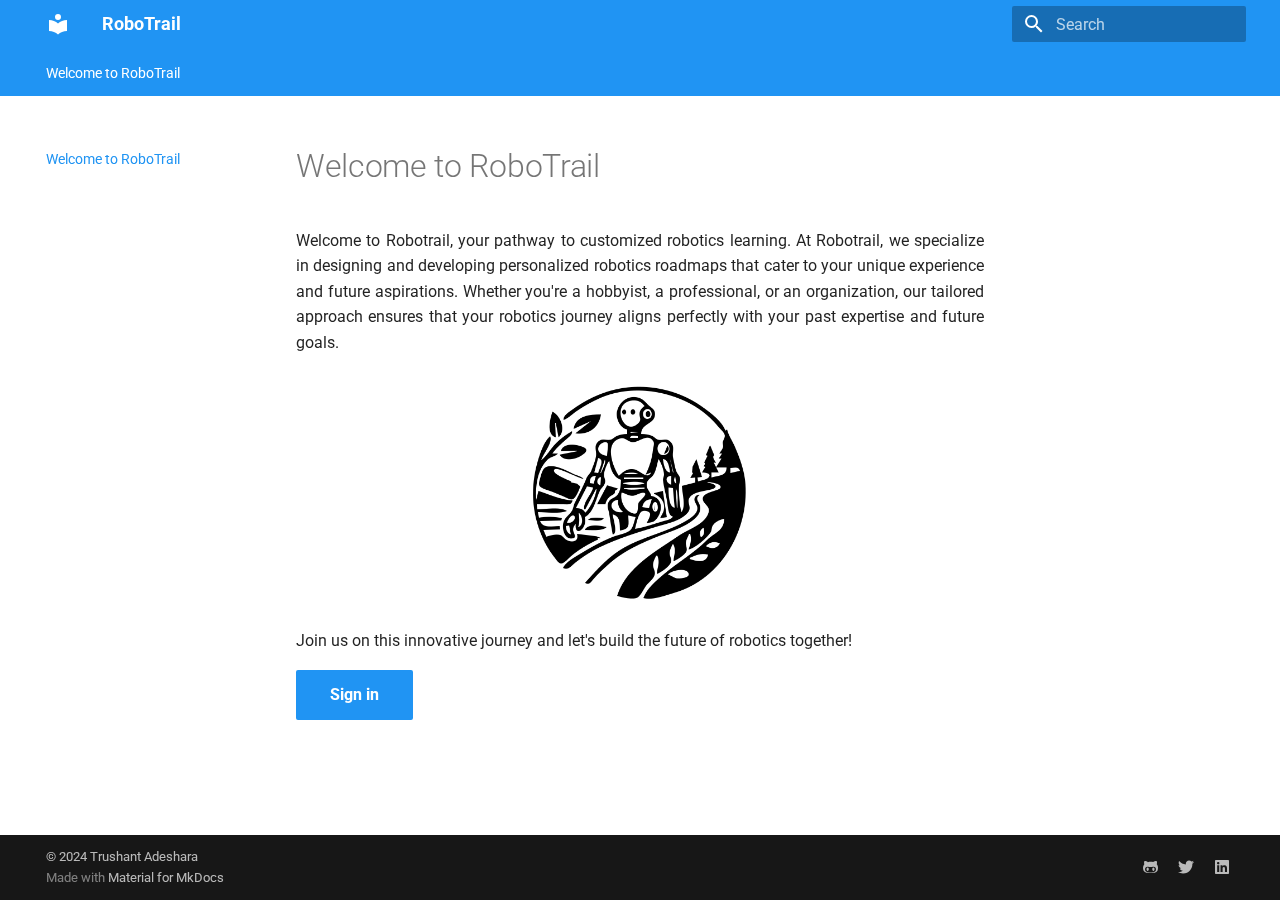
<file: index.html>
<!doctype html>
<html lang="en" class="no-js">
  <head>
    
      <meta charset="utf-8">
      <meta name="viewport" content="width=device-width,initial-scale=1">
      
      
      
      
      
      
      <link rel="icon" href="assets/images/favicon.png">
      <meta name="generator" content="mkdocs-1.6.1, mkdocs-material-9.5.34">
    
    
      
        <title>RoboTrail</title>
      
    
    
      <link rel="stylesheet" href="assets/stylesheets/main.35f28582.min.css">
      
        
        <link rel="stylesheet" href="assets/stylesheets/palette.06af60db.min.css">
      
      


    
    
      
    
    
      
        
        
        <link rel="preconnect" href="https://fonts.gstatic.com" crossorigin>
        <link rel="stylesheet" href="https://fonts.googleapis.com/css?family=Roboto:300,300i,400,400i,700,700i%7CRoboto+Mono:400,400i,700,700i&display=fallback">
        <style>:root{--md-text-font:"Roboto";--md-code-font:"Roboto Mono"}</style>
      
    
    
      <link rel="stylesheet" href="extra.css">
    
    <script>__md_scope=new URL(".",location),__md_hash=e=>[...e].reduce(((e,_)=>(e<<5)-e+_.charCodeAt(0)),0),__md_get=(e,_=localStorage,t=__md_scope)=>JSON.parse(_.getItem(t.pathname+"."+e)),__md_set=(e,_,t=localStorage,a=__md_scope)=>{try{t.setItem(a.pathname+"."+e,JSON.stringify(_))}catch(e){}}</script>
    
      

    
    
    
  </head>
  
  
    
    
      
    
    
    
    
    <body dir="ltr" data-md-color-scheme="default" data-md-color-primary="blue" data-md-color-accent="purple">
  
    
    <input class="md-toggle" data-md-toggle="drawer" type="checkbox" id="__drawer" autocomplete="off">
    <input class="md-toggle" data-md-toggle="search" type="checkbox" id="__search" autocomplete="off">
    <label class="md-overlay" for="__drawer"></label>
    <div data-md-component="skip">
      
        
        <a href="#welcome-to-robotrail" class="md-skip">
          Skip to content
        </a>
      
    </div>
    <div data-md-component="announce">
      
    </div>
    
    
      

<header class="md-header" data-md-component="header">
  <nav class="md-header__inner md-grid" aria-label="Header">
    <a href="." title="RoboTrail" class="md-header__button md-logo" aria-label="RoboTrail" data-md-component="logo">
      
  
  <svg xmlns="http://www.w3.org/2000/svg" viewBox="0 0 24 24"><path d="M12 8a3 3 0 0 0 3-3 3 3 0 0 0-3-3 3 3 0 0 0-3 3 3 3 0 0 0 3 3m0 3.54C9.64 9.35 6.5 8 3 8v11c3.5 0 6.64 1.35 9 3.54 2.36-2.19 5.5-3.54 9-3.54V8c-3.5 0-6.64 1.35-9 3.54"/></svg>

    </a>
    <label class="md-header__button md-icon" for="__drawer">
      
      <svg xmlns="http://www.w3.org/2000/svg" viewBox="0 0 24 24"><path d="M3 6h18v2H3zm0 5h18v2H3zm0 5h18v2H3z"/></svg>
    </label>
    <div class="md-header__title" data-md-component="header-title">
      <div class="md-header__ellipsis">
        <div class="md-header__topic">
          <span class="md-ellipsis">
            RoboTrail
          </span>
        </div>
        <div class="md-header__topic" data-md-component="header-topic">
          <span class="md-ellipsis">
            
              Welcome to RoboTrail
            
          </span>
        </div>
      </div>
    </div>
    
      
        <form class="md-header__option" data-md-component="palette">
  
    
    
    
    <input class="md-option" data-md-color-media="" data-md-color-scheme="default" data-md-color-primary="blue" data-md-color-accent="purple"  aria-hidden="true"  type="radio" name="__palette" id="__palette_0">
    
  
</form>
      
    
    
      <script>var palette=__md_get("__palette");if(palette&&palette.color){if("(prefers-color-scheme)"===palette.color.media){var media=matchMedia("(prefers-color-scheme: light)"),input=document.querySelector(media.matches?"[data-md-color-media='(prefers-color-scheme: light)']":"[data-md-color-media='(prefers-color-scheme: dark)']");palette.color.media=input.getAttribute("data-md-color-media"),palette.color.scheme=input.getAttribute("data-md-color-scheme"),palette.color.primary=input.getAttribute("data-md-color-primary"),palette.color.accent=input.getAttribute("data-md-color-accent")}for(var[key,value]of Object.entries(palette.color))document.body.setAttribute("data-md-color-"+key,value)}</script>
    
    
    
      <label class="md-header__button md-icon" for="__search">
        
        <svg xmlns="http://www.w3.org/2000/svg" viewBox="0 0 24 24"><path d="M9.5 3A6.5 6.5 0 0 1 16 9.5c0 1.61-.59 3.09-1.56 4.23l.27.27h.79l5 5-1.5 1.5-5-5v-.79l-.27-.27A6.52 6.52 0 0 1 9.5 16 6.5 6.5 0 0 1 3 9.5 6.5 6.5 0 0 1 9.5 3m0 2C7 5 5 7 5 9.5S7 14 9.5 14 14 12 14 9.5 12 5 9.5 5"/></svg>
      </label>
      <div class="md-search" data-md-component="search" role="dialog">
  <label class="md-search__overlay" for="__search"></label>
  <div class="md-search__inner" role="search">
    <form class="md-search__form" name="search">
      <input type="text" class="md-search__input" name="query" aria-label="Search" placeholder="Search" autocapitalize="off" autocorrect="off" autocomplete="off" spellcheck="false" data-md-component="search-query" required>
      <label class="md-search__icon md-icon" for="__search">
        
        <svg xmlns="http://www.w3.org/2000/svg" viewBox="0 0 24 24"><path d="M9.5 3A6.5 6.5 0 0 1 16 9.5c0 1.61-.59 3.09-1.56 4.23l.27.27h.79l5 5-1.5 1.5-5-5v-.79l-.27-.27A6.52 6.52 0 0 1 9.5 16 6.5 6.5 0 0 1 3 9.5 6.5 6.5 0 0 1 9.5 3m0 2C7 5 5 7 5 9.5S7 14 9.5 14 14 12 14 9.5 12 5 9.5 5"/></svg>
        
        <svg xmlns="http://www.w3.org/2000/svg" viewBox="0 0 24 24"><path d="M20 11v2H8l5.5 5.5-1.42 1.42L4.16 12l7.92-7.92L13.5 5.5 8 11z"/></svg>
      </label>
      <nav class="md-search__options" aria-label="Search">
        
        <button type="reset" class="md-search__icon md-icon" title="Clear" aria-label="Clear" tabindex="-1">
          
          <svg xmlns="http://www.w3.org/2000/svg" viewBox="0 0 24 24"><path d="M19 6.41 17.59 5 12 10.59 6.41 5 5 6.41 10.59 12 5 17.59 6.41 19 12 13.41 17.59 19 19 17.59 13.41 12z"/></svg>
        </button>
      </nav>
      
        <div class="md-search__suggest" data-md-component="search-suggest"></div>
      
    </form>
    <div class="md-search__output">
      <div class="md-search__scrollwrap" tabindex="0" data-md-scrollfix>
        <div class="md-search-result" data-md-component="search-result">
          <div class="md-search-result__meta">
            Initializing search
          </div>
          <ol class="md-search-result__list" role="presentation"></ol>
        </div>
      </div>
    </div>
  </div>
</div>
    
    
  </nav>
  
</header>
    
    <div class="md-container" data-md-component="container">
      
      
        
          
            
<nav class="md-tabs" aria-label="Tabs" data-md-component="tabs">
  <div class="md-grid">
    <ul class="md-tabs__list">
      
        
  
  
    
  
  
    <li class="md-tabs__item md-tabs__item--active">
      <a href="." class="md-tabs__link">
        
  
    
  
  Welcome to RoboTrail

      </a>
    </li>
  

      
    </ul>
  </div>
</nav>
          
        
      
      <main class="md-main" data-md-component="main">
        <div class="md-main__inner md-grid">
          
            
              
              <div class="md-sidebar md-sidebar--primary" data-md-component="sidebar" data-md-type="navigation" >
                <div class="md-sidebar__scrollwrap">
                  <div class="md-sidebar__inner">
                    


  


<nav class="md-nav md-nav--primary md-nav--lifted" aria-label="Navigation" data-md-level="0">
  <label class="md-nav__title" for="__drawer">
    <a href="." title="RoboTrail" class="md-nav__button md-logo" aria-label="RoboTrail" data-md-component="logo">
      
  
  <svg xmlns="http://www.w3.org/2000/svg" viewBox="0 0 24 24"><path d="M12 8a3 3 0 0 0 3-3 3 3 0 0 0-3-3 3 3 0 0 0-3 3 3 3 0 0 0 3 3m0 3.54C9.64 9.35 6.5 8 3 8v11c3.5 0 6.64 1.35 9 3.54 2.36-2.19 5.5-3.54 9-3.54V8c-3.5 0-6.64 1.35-9 3.54"/></svg>

    </a>
    RoboTrail
  </label>
  
  <ul class="md-nav__list" data-md-scrollfix>
    
      
      
  
  
    
  
  
  
    <li class="md-nav__item md-nav__item--active">
      
      <input class="md-nav__toggle md-toggle" type="checkbox" id="__toc">
      
      
        
      
      
      <a href="." class="md-nav__link md-nav__link--active">
        
  
  <span class="md-ellipsis">
    Welcome to RoboTrail
  </span>
  

      </a>
      
    </li>
  

    
  </ul>
</nav>
                  </div>
                </div>
              </div>
            
            
              
              <div class="md-sidebar md-sidebar--secondary" data-md-component="sidebar" data-md-type="toc" >
                <div class="md-sidebar__scrollwrap">
                  <div class="md-sidebar__inner">
                    

<nav class="md-nav md-nav--secondary" aria-label="Table of contents">
  
  
  
    
  
  
</nav>
                  </div>
                </div>
              </div>
            
          
          
            <div class="md-content" data-md-component="content">
              <article class="md-content__inner md-typeset">
                
                  


<h1 id="welcome-to-robotrail">Welcome to RoboTrail</h1>
<p>Welcome to Robotrail, your pathway to customized robotics learning. At Robotrail, we specialize in designing and developing personalized robotics roadmaps that cater to your unique experience and future aspirations. Whether you're a hobbyist, a professional, or an organization, our tailored approach ensures that your robotics journey aligns perfectly with your past expertise and future goals.</p>
<div style="display: flex; justify-content: center; padding: 0;">
    <img src="assets/logo.png" alt="Description" style="width: 35%; height: 35%;">
</div>

<p>Join us on this innovative journey and let's build the future of robotics together!</p>
<p><a class="md-button md-button--primary login-button" href="#">Sign in</a></p>












                
              </article>
            </div>
          
          
  <script>var tabs=__md_get("__tabs");if(Array.isArray(tabs))e:for(var set of document.querySelectorAll(".tabbed-set")){var labels=set.querySelector(".tabbed-labels");for(var tab of tabs)for(var label of labels.getElementsByTagName("label"))if(label.innerText.trim()===tab){var input=document.getElementById(label.htmlFor);input.checked=!0;continue e}}</script>

<script>var target=document.getElementById(location.hash.slice(1));target&&target.name&&(target.checked=target.name.startsWith("__tabbed_"))</script>
        </div>
        
          <button type="button" class="md-top md-icon" data-md-component="top" hidden>
  
  <svg xmlns="http://www.w3.org/2000/svg" viewBox="0 0 24 24"><path d="M13 20h-2V8l-5.5 5.5-1.42-1.42L12 4.16l7.92 7.92-1.42 1.42L13 8z"/></svg>
  Back to top
</button>
        
      </main>
      
        <footer class="md-footer">
  
  <div class="md-footer-meta md-typeset">
    <div class="md-footer-meta__inner md-grid">
      <div class="md-copyright">
  
    <div class="md-copyright__highlight">
      &copy; 2024 <a href="https://github.com/trushant05" target="_blank" rel="noopener">Trushant Adeshara</a>

    </div>
  
  
    Made with
    <a href="https://squidfunk.github.io/mkdocs-material/" target="_blank" rel="noopener">
      Material for MkDocs
    </a>
  
</div>
      
        <div class="md-social">
  
    
    
    
    
      
      
    
    <a href="https://github.com/trushant05" target="_blank" rel="noopener" title="github.com" class="md-social__link">
      <svg xmlns="http://www.w3.org/2000/svg" viewBox="0 0 480 512"><!--! Font Awesome Free 6.6.0 by @fontawesome - https://fontawesome.com License - https://fontawesome.com/license/free (Icons: CC BY 4.0, Fonts: SIL OFL 1.1, Code: MIT License) Copyright 2024 Fonticons, Inc.--><path d="M186.1 328.7c0 20.9-10.9 55.1-36.7 55.1s-36.7-34.2-36.7-55.1 10.9-55.1 36.7-55.1 36.7 34.2 36.7 55.1M480 278.2c0 31.9-3.2 65.7-17.5 95-37.9 76.6-142.1 74.8-216.7 74.8-75.8 0-186.2 2.7-225.6-74.8-14.6-29-20.2-63.1-20.2-95 0-41.9 13.9-81.5 41.5-113.6-5.2-15.8-7.7-32.4-7.7-48.8 0-21.5 4.9-32.3 14.6-51.8 45.3 0 74.3 9 108.8 36 29-6.9 58.8-10 88.7-10 27 0 54.2 2.9 80.4 9.2 34-26.7 63-35.2 107.8-35.2 9.8 19.5 14.6 30.3 14.6 51.8 0 16.4-2.6 32.7-7.7 48.2 27.5 32.4 39 72.3 39 114.2m-64.3 50.5c0-43.9-26.7-82.6-73.5-82.6-18.9 0-37 3.4-56 6-14.9 2.3-29.8 3.2-45.1 3.2-15.2 0-30.1-.9-45.1-3.2-18.7-2.6-37-6-56-6-46.8 0-73.5 38.7-73.5 82.6 0 87.8 80.4 101.3 150.4 101.3h48.2c70.3 0 150.6-13.4 150.6-101.3m-82.6-55.1c-25.8 0-36.7 34.2-36.7 55.1s10.9 55.1 36.7 55.1 36.7-34.2 36.7-55.1-10.9-55.1-36.7-55.1"/></svg>
    </a>
  
    
    
    
    
      
      
    
    <a href="https://twitter.com/_trushant_" target="_blank" rel="noopener" title="twitter.com" class="md-social__link">
      <svg xmlns="http://www.w3.org/2000/svg" viewBox="0 0 512 512"><!--! Font Awesome Free 6.6.0 by @fontawesome - https://fontawesome.com License - https://fontawesome.com/license/free (Icons: CC BY 4.0, Fonts: SIL OFL 1.1, Code: MIT License) Copyright 2024 Fonticons, Inc.--><path d="M459.37 151.716c.325 4.548.325 9.097.325 13.645 0 138.72-105.583 298.558-298.558 298.558-59.452 0-114.68-17.219-161.137-47.106 8.447.974 16.568 1.299 25.34 1.299 49.055 0 94.213-16.568 130.274-44.832-46.132-.975-84.792-31.188-98.112-72.772 6.498.974 12.995 1.624 19.818 1.624 9.421 0 18.843-1.3 27.614-3.573-48.081-9.747-84.143-51.98-84.143-102.985v-1.299c13.969 7.797 30.214 12.67 47.431 13.319-28.264-18.843-46.781-51.005-46.781-87.391 0-19.492 5.197-37.36 14.294-52.954 51.655 63.675 129.3 105.258 216.365 109.807-1.624-7.797-2.599-15.918-2.599-24.04 0-57.828 46.782-104.934 104.934-104.934 30.213 0 57.502 12.67 76.67 33.137 23.715-4.548 46.456-13.32 66.599-25.34-7.798 24.366-24.366 44.833-46.132 57.827 21.117-2.273 41.584-8.122 60.426-16.243-14.292 20.791-32.161 39.308-52.628 54.253"/></svg>
    </a>
  
    
    
    
    
      
      
    
    <a href="https://www.linkedin.com/in/trushant-adeshara" target="_blank" rel="noopener" title="www.linkedin.com" class="md-social__link">
      <svg xmlns="http://www.w3.org/2000/svg" viewBox="0 0 448 512"><!--! Font Awesome Free 6.6.0 by @fontawesome - https://fontawesome.com License - https://fontawesome.com/license/free (Icons: CC BY 4.0, Fonts: SIL OFL 1.1, Code: MIT License) Copyright 2024 Fonticons, Inc.--><path d="M416 32H31.9C14.3 32 0 46.5 0 64.3v383.4C0 465.5 14.3 480 31.9 480H416c17.6 0 32-14.5 32-32.3V64.3c0-17.8-14.4-32.3-32-32.3M135.4 416H69V202.2h66.5V416zm-33.2-243c-21.3 0-38.5-17.3-38.5-38.5S80.9 96 102.2 96c21.2 0 38.5 17.3 38.5 38.5 0 21.3-17.2 38.5-38.5 38.5m282.1 243h-66.4V312c0-24.8-.5-56.7-34.5-56.7-34.6 0-39.9 27-39.9 54.9V416h-66.4V202.2h63.7v29.2h.9c8.9-16.8 30.6-34.5 62.9-34.5 67.2 0 79.7 44.3 79.7 101.9z"/></svg>
    </a>
  
</div>
      
    </div>
  </div>
</footer>
      
    </div>
    <div class="md-dialog" data-md-component="dialog">
      <div class="md-dialog__inner md-typeset"></div>
    </div>
    
    
    <script id="__config" type="application/json">{"base": ".", "features": ["navigation.tabs", "navigation.sections", "navigation.expand", "navigation.path", "navigation.top", "search.suggest", "search.highlight", "content.tabs.link", "content.code.annotation", "content.code.copy"], "search": "assets/javascripts/workers/search.07f07601.min.js", "translations": {"clipboard.copied": "Copied to clipboard", "clipboard.copy": "Copy to clipboard", "search.result.more.one": "1 more on this page", "search.result.more.other": "# more on this page", "search.result.none": "No matching documents", "search.result.one": "1 matching document", "search.result.other": "# matching documents", "search.result.placeholder": "Type to start searching", "search.result.term.missing": "Missing", "select.version": "Select version"}}</script>
    
    
      <script src="assets/javascripts/bundle.56dfad97.min.js"></script>
      
        <script src="netlify-auth.js"></script>
      
        <script src="https://identity.netlify.com/v1/netlify-identity-widget.js"></script>
      
    
  </body>
</html>
</file>
<file: extra.css>
/* Justify text in Markdown content */
.md-typeset p, .md-typeset li {
  text-align: justify;
}
</file>
<file: assets/stylesheets/main.35f28582.min.css>
@charset "UTF-8";html{-webkit-text-size-adjust:none;-moz-text-size-adjust:none;text-size-adjust:none;box-sizing:border-box}*,:after,:before{box-sizing:inherit}@media (prefers-reduced-motion){*,:after,:before{transition:none!important}}body{margin:0}a,button,input,label{-webkit-tap-highlight-color:transparent}a{color:inherit;text-decoration:none}hr{border:0;box-sizing:initial;display:block;height:.05rem;overflow:visible;padding:0}small{font-size:80%}sub,sup{line-height:1em}img{border-style:none}table{border-collapse:initial;border-spacing:0}td,th{font-weight:400;vertical-align:top}button{background:#0000;border:0;font-family:inherit;font-size:inherit;margin:0;padding:0}input{border:0;outline:none}:root{--md-primary-fg-color:#4051b5;--md-primary-fg-color--light:#5d6cc0;--md-primary-fg-color--dark:#303fa1;--md-primary-bg-color:#fff;--md-primary-bg-color--light:#ffffffb3;--md-accent-fg-color:#526cfe;--md-accent-fg-color--transparent:#526cfe1a;--md-accent-bg-color:#fff;--md-accent-bg-color--light:#ffffffb3}[data-md-color-scheme=default]{color-scheme:light}[data-md-color-scheme=default] img[src$="#gh-dark-mode-only"],[data-md-color-scheme=default] img[src$="#only-dark"]{display:none}:root,[data-md-color-scheme=default]{--md-hue:225deg;--md-default-fg-color:#000000de;--md-default-fg-color--light:#0000008a;--md-default-fg-color--lighter:#00000052;--md-default-fg-color--lightest:#00000012;--md-default-bg-color:#fff;--md-default-bg-color--light:#ffffffb3;--md-default-bg-color--lighter:#ffffff4d;--md-default-bg-color--lightest:#ffffff1f;--md-code-fg-color:#36464e;--md-code-bg-color:#f5f5f5;--md-code-hl-color:#4287ff;--md-code-hl-color--light:#4287ff1a;--md-code-hl-number-color:#d52a2a;--md-code-hl-special-color:#db1457;--md-code-hl-function-color:#a846b9;--md-code-hl-constant-color:#6e59d9;--md-code-hl-keyword-color:#3f6ec6;--md-code-hl-string-color:#1c7d4d;--md-code-hl-name-color:var(--md-code-fg-color);--md-code-hl-operator-color:var(--md-default-fg-color--light);--md-code-hl-punctuation-color:var(--md-default-fg-color--light);--md-code-hl-comment-color:var(--md-default-fg-color--light);--md-code-hl-generic-color:var(--md-default-fg-color--light);--md-code-hl-variable-color:var(--md-default-fg-color--light);--md-typeset-color:var(--md-default-fg-color);--md-typeset-a-color:var(--md-primary-fg-color);--md-typeset-del-color:#f5503d26;--md-typeset-ins-color:#0bd57026;--md-typeset-kbd-color:#fafafa;--md-typeset-kbd-accent-color:#fff;--md-typeset-kbd-border-color:#b8b8b8;--md-typeset-mark-color:#ffff0080;--md-typeset-table-color:#0000001f;--md-typeset-table-color--light:rgba(0,0,0,.035);--md-admonition-fg-color:var(--md-default-fg-color);--md-admonition-bg-color:var(--md-default-bg-color);--md-warning-fg-color:#000000de;--md-warning-bg-color:#ff9;--md-footer-fg-color:#fff;--md-footer-fg-color--light:#ffffffb3;--md-footer-fg-color--lighter:#ffffff73;--md-footer-bg-color:#000000de;--md-footer-bg-color--dark:#00000052;--md-shadow-z1:0 0.2rem 0.5rem #0000000d,0 0 0.05rem #0000001a;--md-shadow-z2:0 0.2rem 0.5rem #0000001a,0 0 0.05rem #00000040;--md-shadow-z3:0 0.2rem 0.5rem #0003,0 0 0.05rem #00000059}.md-icon svg{fill:currentcolor;display:block;height:1.2rem;width:1.2rem}body{-webkit-font-smoothing:antialiased;-moz-osx-font-smoothing:grayscale;--md-text-font-family:var(--md-text-font,_),-apple-system,BlinkMacSystemFont,Helvetica,Arial,sans-serif;--md-code-font-family:var(--md-code-font,_),SFMono-Regular,Consolas,Menlo,monospace}aside,body,input{font-feature-settings:"kern","liga";color:var(--md-typeset-color);font-family:var(--md-text-font-family)}code,kbd,pre{font-feature-settings:"kern";font-family:var(--md-code-font-family)}:root{--md-typeset-table-sort-icon:url('data:image/svg+xml;charset=utf-8,<svg xmlns="http://www.w3.org/2000/svg" viewBox="0 0 24 24"><path d="m18 21-4-4h3V7h-3l4-4 4 4h-3v10h3M2 19v-2h10v2M2 13v-2h7v2M2 7V5h4v2z"/></svg>');--md-typeset-table-sort-icon--asc:url('data:image/svg+xml;charset=utf-8,<svg xmlns="http://www.w3.org/2000/svg" viewBox="0 0 24 24"><path d="M19 17h3l-4 4-4-4h3V3h2M2 17h10v2H2M6 5v2H2V5m0 6h7v2H2z"/></svg>');--md-typeset-table-sort-icon--desc:url('data:image/svg+xml;charset=utf-8,<svg xmlns="http://www.w3.org/2000/svg" viewBox="0 0 24 24"><path d="M19 7h3l-4-4-4 4h3v14h2M2 17h10v2H2M6 5v2H2V5m0 6h7v2H2z"/></svg>')}.md-typeset{-webkit-print-color-adjust:exact;color-adjust:exact;font-size:.8rem;line-height:1.6}@media print{.md-typeset{font-size:.68rem}}.md-typeset blockquote,.md-typeset dl,.md-typeset figure,.md-typeset ol,.md-typeset pre,.md-typeset ul{margin-bottom:1em;margin-top:1em}.md-typeset h1{color:var(--md-default-fg-color--light);font-size:2em;line-height:1.3;margin:0 0 1.25em}.md-typeset h1,.md-typeset h2{font-weight:300;letter-spacing:-.01em}.md-typeset h2{font-size:1.5625em;line-height:1.4;margin:1.6em 0 .64em}.md-typeset h3{font-size:1.25em;font-weight:400;letter-spacing:-.01em;line-height:1.5;margin:1.6em 0 .8em}.md-typeset h2+h3{margin-top:.8em}.md-typeset h4{font-weight:700;letter-spacing:-.01em;margin:1em 0}.md-typeset h5,.md-typeset h6{color:var(--md-default-fg-color--light);font-size:.8em;font-weight:700;letter-spacing:-.01em;margin:1.25em 0}.md-typeset h5{text-transform:uppercase}.md-typeset hr{border-bottom:.05rem solid var(--md-default-fg-color--lightest);display:flow-root;margin:1.5em 0}.md-typeset a{color:var(--md-typeset-a-color);word-break:break-word}.md-typeset a,.md-typeset a:before{transition:color 125ms}.md-typeset a:focus,.md-typeset a:hover{color:var(--md-accent-fg-color)}.md-typeset a:focus code,.md-typeset a:hover code{background-color:var(--md-accent-fg-color--transparent)}.md-typeset a code{color:currentcolor;transition:background-color 125ms}.md-typeset a.focus-visible{outline-color:var(--md-accent-fg-color);outline-offset:.2rem}.md-typeset code,.md-typeset kbd,.md-typeset pre{color:var(--md-code-fg-color);direction:ltr;font-variant-ligatures:none}@media print{.md-typeset code,.md-typeset kbd,.md-typeset pre{white-space:pre-wrap}}.md-typeset code{background-color:var(--md-code-bg-color);border-radius:.1rem;-webkit-box-decoration-break:clone;box-decoration-break:clone;font-size:.85em;padding:0 .2941176471em;word-break:break-word}.md-typeset code:not(.focus-visible){-webkit-tap-highlight-color:transparent;outline:none}.md-typeset pre{display:flow-root;line-height:1.4;position:relative}.md-typeset pre>code{-webkit-box-decoration-break:slice;box-decoration-break:slice;box-shadow:none;display:block;margin:0;outline-color:var(--md-accent-fg-color);overflow:auto;padding:.7720588235em 1.1764705882em;scrollbar-color:var(--md-default-fg-color--lighter) #0000;scrollbar-width:thin;touch-action:auto;word-break:normal}.md-typeset pre>code:hover{scrollbar-color:var(--md-accent-fg-color) #0000}.md-typeset pre>code::-webkit-scrollbar{height:.2rem;width:.2rem}.md-typeset pre>code::-webkit-scrollbar-thumb{background-color:var(--md-default-fg-color--lighter)}.md-typeset pre>code::-webkit-scrollbar-thumb:hover{background-color:var(--md-accent-fg-color)}.md-typeset kbd{background-color:var(--md-typeset-kbd-color);border-radius:.1rem;box-shadow:0 .1rem 0 .05rem var(--md-typeset-kbd-border-color),0 .1rem 0 var(--md-typeset-kbd-border-color),0 -.1rem .2rem var(--md-typeset-kbd-accent-color) inset;color:var(--md-default-fg-color);display:inline-block;font-size:.75em;padding:0 .6666666667em;vertical-align:text-top;word-break:break-word}.md-typeset mark{background-color:var(--md-typeset-mark-color);-webkit-box-decoration-break:clone;box-decoration-break:clone;color:inherit;word-break:break-word}.md-typeset abbr{border-bottom:.05rem dotted var(--md-default-fg-color--light);cursor:help;text-decoration:none}.md-typeset small{opacity:.75}[dir=ltr] .md-typeset sub,[dir=ltr] .md-typeset sup{margin-left:.078125em}[dir=rtl] .md-typeset sub,[dir=rtl] .md-typeset sup{margin-right:.078125em}[dir=ltr] .md-typeset blockquote{padding-left:.6rem}[dir=rtl] .md-typeset blockquote{padding-right:.6rem}[dir=ltr] .md-typeset blockquote{border-left:.2rem solid var(--md-default-fg-color--lighter)}[dir=rtl] .md-typeset blockquote{border-right:.2rem solid var(--md-default-fg-color--lighter)}.md-typeset blockquote{color:var(--md-default-fg-color--light);margin-left:0;margin-right:0}.md-typeset ul{list-style-type:disc}[dir=ltr] .md-typeset ol,[dir=ltr] .md-typeset ul{margin-left:.625em}[dir=rtl] .md-typeset ol,[dir=rtl] .md-typeset ul{margin-right:.625em}.md-typeset ol,.md-typeset ul{padding:0}.md-typeset ol:not([hidden]),.md-typeset ul:not([hidden]){display:flow-root}.md-typeset ol ol,.md-typeset ul ol{list-style-type:lower-alpha}.md-typeset ol ol ol,.md-typeset ul ol ol{list-style-type:lower-roman}[dir=ltr] .md-typeset ol li,[dir=ltr] .md-typeset ul li{margin-left:1.25em}[dir=rtl] .md-typeset ol li,[dir=rtl] .md-typeset ul li{margin-right:1.25em}.md-typeset ol li,.md-typeset ul li{margin-bottom:.5em}.md-typeset ol li blockquote,.md-typeset ol li p,.md-typeset ul li blockquote,.md-typeset ul li p{margin:.5em 0}.md-typeset ol li:last-child,.md-typeset ul li:last-child{margin-bottom:0}[dir=ltr] .md-typeset ol li ol,[dir=ltr] .md-typeset ol li ul,[dir=ltr] .md-typeset ul li ol,[dir=ltr] .md-typeset ul li ul{margin-left:.625em}[dir=rtl] .md-typeset ol li ol,[dir=rtl] .md-typeset ol li ul,[dir=rtl] .md-typeset ul li ol,[dir=rtl] .md-typeset ul li ul{margin-right:.625em}.md-typeset ol li ol,.md-typeset ol li ul,.md-typeset ul li ol,.md-typeset ul li ul{margin-bottom:.5em;margin-top:.5em}[dir=ltr] .md-typeset dd{margin-left:1.875em}[dir=rtl] .md-typeset dd{margin-right:1.875em}.md-typeset dd{margin-bottom:1.5em;margin-top:1em}.md-typeset img,.md-typeset svg,.md-typeset video{height:auto;max-width:100%}.md-typeset img[align=left]{margin:1em 1em 1em 0}.md-typeset img[align=right]{margin:1em 0 1em 1em}.md-typeset img[align]:only-child{margin-top:0}.md-typeset figure{display:flow-root;margin:1em auto;max-width:100%;text-align:center;width:-moz-fit-content;width:fit-content}.md-typeset figure img{display:block;margin:0 auto}.md-typeset figcaption{font-style:italic;margin:1em auto;max-width:24rem}.md-typeset iframe{max-width:100%}.md-typeset table:not([class]){background-color:var(--md-default-bg-color);border:.05rem solid var(--md-typeset-table-color);border-radius:.1rem;display:inline-block;font-size:.64rem;max-width:100%;overflow:auto;touch-action:auto}@media print{.md-typeset table:not([class]){display:table}}.md-typeset table:not([class])+*{margin-top:1.5em}.md-typeset table:not([class]) td>:first-child,.md-typeset table:not([class]) th>:first-child{margin-top:0}.md-typeset table:not([class]) td>:last-child,.md-typeset table:not([class]) th>:last-child{margin-bottom:0}.md-typeset table:not([class]) td:not([align]),.md-typeset table:not([class]) th:not([align]){text-align:left}[dir=rtl] .md-typeset table:not([class]) td:not([align]),[dir=rtl] .md-typeset table:not([class]) th:not([align]){text-align:right}.md-typeset table:not([class]) th{font-weight:700;min-width:5rem;padding:.9375em 1.25em;vertical-align:top}.md-typeset table:not([class]) td{border-top:.05rem solid var(--md-typeset-table-color);padding:.9375em 1.25em;vertical-align:top}.md-typeset table:not([class]) tbody tr{transition:background-color 125ms}.md-typeset table:not([class]) tbody tr:hover{background-color:var(--md-typeset-table-color--light);box-shadow:0 .05rem 0 var(--md-default-bg-color) inset}.md-typeset table:not([class]) a{word-break:normal}.md-typeset table th[role=columnheader]{cursor:pointer}[dir=ltr] .md-typeset table th[role=columnheader]:after{margin-left:.5em}[dir=rtl] .md-typeset table th[role=columnheader]:after{margin-right:.5em}.md-typeset table th[role=columnheader]:after{content:"";display:inline-block;height:1.2em;-webkit-mask-image:var(--md-typeset-table-sort-icon);mask-image:var(--md-typeset-table-sort-icon);-webkit-mask-repeat:no-repeat;mask-repeat:no-repeat;-webkit-mask-size:contain;mask-size:contain;transition:background-color 125ms;vertical-align:text-bottom;width:1.2em}.md-typeset table th[role=columnheader]:hover:after{background-color:var(--md-default-fg-color--lighter)}.md-typeset table th[role=columnheader][aria-sort=ascending]:after{background-color:var(--md-default-fg-color--light);-webkit-mask-image:var(--md-typeset-table-sort-icon--asc);mask-image:var(--md-typeset-table-sort-icon--asc)}.md-typeset table th[role=columnheader][aria-sort=descending]:after{background-color:var(--md-default-fg-color--light);-webkit-mask-image:var(--md-typeset-table-sort-icon--desc);mask-image:var(--md-typeset-table-sort-icon--desc)}.md-typeset__scrollwrap{margin:1em -.8rem;overflow-x:auto;touch-action:auto}.md-typeset__table{display:inline-block;margin-bottom:.5em;padding:0 .8rem}@media print{.md-typeset__table{display:block}}html .md-typeset__table table{display:table;margin:0;overflow:hidden;width:100%}@media screen and (max-width:44.984375em){.md-content__inner>pre{margin:1em -.8rem}.md-content__inner>pre code{border-radius:0}}.md-typeset .md-author{border-radius:100%;display:block;flex-shrink:0;height:1.6rem;overflow:hidden;position:relative;transition:color 125ms,transform 125ms;width:1.6rem}.md-typeset .md-author img{display:block}.md-typeset .md-author--more{background:var(--md-default-fg-color--lightest);color:var(--md-default-fg-color--lighter);font-size:.6rem;font-weight:700;line-height:1.6rem;text-align:center}.md-typeset .md-author--long{height:2.4rem;width:2.4rem}.md-typeset a.md-author{transform:scale(1)}.md-typeset a.md-author img{border-radius:100%;filter:grayscale(100%) opacity(75%);transition:filter 125ms}.md-typeset a.md-author:focus,.md-typeset a.md-author:hover{transform:scale(1.1);z-index:1}.md-typeset a.md-author:focus img,.md-typeset a.md-author:hover img{filter:grayscale(0)}.md-banner{background-color:var(--md-footer-bg-color);color:var(--md-footer-fg-color);overflow:auto}@media print{.md-banner{display:none}}.md-banner--warning{background-color:var(--md-warning-bg-color);color:var(--md-warning-fg-color)}.md-banner__inner{font-size:.7rem;margin:.6rem auto;padding:0 .8rem}[dir=ltr] .md-banner__button{float:right}[dir=rtl] .md-banner__button{float:left}.md-banner__button{color:inherit;cursor:pointer;transition:opacity .25s}.no-js .md-banner__button{display:none}.md-banner__button:hover{opacity:.7}html{font-size:125%;height:100%;overflow-x:hidden}@media screen and (min-width:100em){html{font-size:137.5%}}@media screen and (min-width:125em){html{font-size:150%}}body{background-color:var(--md-default-bg-color);display:flex;flex-direction:column;font-size:.5rem;min-height:100%;position:relative;width:100%}@media print{body{display:block}}@media screen and (max-width:59.984375em){body[data-md-scrolllock]{position:fixed}}.md-grid{margin-left:auto;margin-right:auto;max-width:61rem}.md-container{display:flex;flex-direction:column;flex-grow:1}@media print{.md-container{display:block}}.md-main{flex-grow:1}.md-main__inner{display:flex;height:100%;margin-top:1.5rem}.md-ellipsis{overflow:hidden;text-overflow:ellipsis}.md-toggle{display:none}.md-option{height:0;opacity:0;position:absolute;width:0}.md-option:checked+label:not([hidden]){display:block}.md-option.focus-visible+label{outline-color:var(--md-accent-fg-color);outline-style:auto}.md-skip{background-color:var(--md-default-fg-color);border-radius:.1rem;color:var(--md-default-bg-color);font-size:.64rem;margin:.5rem;opacity:0;outline-color:var(--md-accent-fg-color);padding:.3rem .5rem;position:fixed;transform:translateY(.4rem);z-index:-1}.md-skip:focus{opacity:1;transform:translateY(0);transition:transform .25s cubic-bezier(.4,0,.2,1),opacity 175ms 75ms;z-index:10}@page{margin:25mm}:root{--md-clipboard-icon:url('data:image/svg+xml;charset=utf-8,<svg xmlns="http://www.w3.org/2000/svg" viewBox="0 0 24 24"><path d="M19 21H8V7h11m0-2H8a2 2 0 0 0-2 2v14a2 2 0 0 0 2 2h11a2 2 0 0 0 2-2V7a2 2 0 0 0-2-2m-3-4H4a2 2 0 0 0-2 2v14h2V3h12z"/></svg>')}.md-clipboard{border-radius:.1rem;color:var(--md-default-fg-color--lightest);cursor:pointer;height:1.5em;outline-color:var(--md-accent-fg-color);outline-offset:.1rem;position:absolute;right:.5em;top:.5em;transition:color .25s;width:1.5em;z-index:1}@media print{.md-clipboard{display:none}}.md-clipboard:not(.focus-visible){-webkit-tap-highlight-color:transparent;outline:none}:hover>.md-clipboard{color:var(--md-default-fg-color--light)}.md-clipboard:focus,.md-clipboard:hover{color:var(--md-accent-fg-color)}.md-clipboard:after{background-color:currentcolor;content:"";display:block;height:1.125em;margin:0 auto;-webkit-mask-image:var(--md-clipboard-icon);mask-image:var(--md-clipboard-icon);-webkit-mask-position:center;mask-position:center;-webkit-mask-repeat:no-repeat;mask-repeat:no-repeat;-webkit-mask-size:contain;mask-size:contain;width:1.125em}.md-clipboard--inline{cursor:pointer}.md-clipboard--inline code{transition:color .25s,background-color .25s}.md-clipboard--inline:focus code,.md-clipboard--inline:hover code{background-color:var(--md-accent-fg-color--transparent);color:var(--md-accent-fg-color)}.md-typeset .md-code__content{display:grid}@keyframes consent{0%{opacity:0;transform:translateY(100%)}to{opacity:1;transform:translateY(0)}}@keyframes overlay{0%{opacity:0}to{opacity:1}}.md-consent__overlay{animation:overlay .25s both;-webkit-backdrop-filter:blur(.1rem);backdrop-filter:blur(.1rem);background-color:#0000008a;height:100%;opacity:1;position:fixed;top:0;width:100%;z-index:5}.md-consent__inner{animation:consent .5s cubic-bezier(.1,.7,.1,1) both;background-color:var(--md-default-bg-color);border:0;border-radius:.1rem;bottom:0;box-shadow:0 0 .2rem #0000001a,0 .2rem .4rem #0003;max-height:100%;overflow:auto;padding:0;position:fixed;width:100%;z-index:5}.md-consent__form{padding:.8rem}.md-consent__settings{display:none;margin:1em 0}input:checked+.md-consent__settings{display:block}.md-consent__controls{margin-bottom:.8rem}.md-typeset .md-consent__controls .md-button{display:inline}@media screen and (max-width:44.984375em){.md-typeset .md-consent__controls .md-button{display:block;margin-top:.4rem;text-align:center;width:100%}}.md-consent label{cursor:pointer}.md-content{flex-grow:1;min-width:0}.md-content__inner{margin:0 .8rem 1.2rem;padding-top:.6rem}@media screen and (min-width:76.25em){[dir=ltr] .md-sidebar--primary:not([hidden])~.md-content>.md-content__inner{margin-left:1.2rem}[dir=ltr] .md-sidebar--secondary:not([hidden])~.md-content>.md-content__inner,[dir=rtl] .md-sidebar--primary:not([hidden])~.md-content>.md-content__inner{margin-right:1.2rem}[dir=rtl] .md-sidebar--secondary:not([hidden])~.md-content>.md-content__inner{margin-left:1.2rem}}.md-content__inner:before{content:"";display:block;height:.4rem}.md-content__inner>:last-child{margin-bottom:0}[dir=ltr] .md-content__button{float:right}[dir=rtl] .md-content__button{float:left}[dir=ltr] .md-content__button{margin-left:.4rem}[dir=rtl] .md-content__button{margin-right:.4rem}.md-content__button{margin:.4rem 0;padding:0}@media print{.md-content__button{display:none}}.md-typeset .md-content__button{color:var(--md-default-fg-color--lighter)}.md-content__button svg{display:inline;vertical-align:top}[dir=rtl] .md-content__button svg{transform:scaleX(-1)}[dir=ltr] .md-dialog{right:.8rem}[dir=rtl] .md-dialog{left:.8rem}.md-dialog{background-color:var(--md-default-fg-color);border-radius:.1rem;bottom:.8rem;box-shadow:var(--md-shadow-z3);min-width:11.1rem;opacity:0;padding:.4rem .6rem;pointer-events:none;position:fixed;transform:translateY(100%);transition:transform 0ms .4s,opacity .4s;z-index:4}@media print{.md-dialog{display:none}}.md-dialog--active{opacity:1;pointer-events:auto;transform:translateY(0);transition:transform .4s cubic-bezier(.075,.85,.175,1),opacity .4s}.md-dialog__inner{color:var(--md-default-bg-color);font-size:.7rem}.md-feedback{margin:2em 0 1em;text-align:center}.md-feedback fieldset{border:none;margin:0;padding:0}.md-feedback__title{font-weight:700;margin:1em auto}.md-feedback__inner{position:relative}.md-feedback__list{display:flex;flex-wrap:wrap;place-content:baseline center;position:relative}.md-feedback__list:hover .md-icon:not(:disabled){color:var(--md-default-fg-color--lighter)}:disabled .md-feedback__list{min-height:1.8rem}.md-feedback__icon{color:var(--md-default-fg-color--light);cursor:pointer;flex-shrink:0;margin:0 .1rem;transition:color 125ms}.md-feedback__icon:not(:disabled).md-icon:hover{color:var(--md-accent-fg-color)}.md-feedback__icon:disabled{color:var(--md-default-fg-color--lightest);pointer-events:none}.md-feedback__note{opacity:0;position:relative;transform:translateY(.4rem);transition:transform .4s cubic-bezier(.1,.7,.1,1),opacity .15s}.md-feedback__note>*{margin:0 auto;max-width:16rem}:disabled .md-feedback__note{opacity:1;transform:translateY(0)}.md-footer{background-color:var(--md-footer-bg-color);color:var(--md-footer-fg-color)}@media print{.md-footer{display:none}}.md-footer__inner{justify-content:space-between;overflow:auto;padding:.2rem}.md-footer__inner:not([hidden]){display:flex}.md-footer__link{align-items:end;display:flex;flex-grow:0.01;margin-bottom:.4rem;margin-top:1rem;max-width:100%;outline-color:var(--md-accent-fg-color);overflow:hidden;transition:opacity .25s}.md-footer__link:focus,.md-footer__link:hover{opacity:.7}[dir=rtl] .md-footer__link svg{transform:scaleX(-1)}@media screen and (max-width:44.984375em){.md-footer__link--prev{flex-shrink:0}.md-footer__link--prev .md-footer__title{display:none}}[dir=ltr] .md-footer__link--next{margin-left:auto}[dir=rtl] .md-footer__link--next{margin-right:auto}.md-footer__link--next{text-align:right}[dir=rtl] .md-footer__link--next{text-align:left}.md-footer__title{flex-grow:1;font-size:.9rem;margin-bottom:.7rem;max-width:calc(100% - 2.4rem);padding:0 1rem;white-space:nowrap}.md-footer__button{margin:.2rem;padding:.4rem}.md-footer__direction{font-size:.64rem;opacity:.7}.md-footer-meta{background-color:var(--md-footer-bg-color--dark)}.md-footer-meta__inner{display:flex;flex-wrap:wrap;justify-content:space-between;padding:.2rem}html .md-footer-meta.md-typeset a{color:var(--md-footer-fg-color--light)}html .md-footer-meta.md-typeset a:focus,html .md-footer-meta.md-typeset a:hover{color:var(--md-footer-fg-color)}.md-copyright{color:var(--md-footer-fg-color--lighter);font-size:.64rem;margin:auto .6rem;padding:.4rem 0;width:100%}@media screen and (min-width:45em){.md-copyright{width:auto}}.md-copyright__highlight{color:var(--md-footer-fg-color--light)}.md-social{display:inline-flex;gap:.2rem;margin:0 .4rem;padding:.2rem 0 .6rem}@media screen and (min-width:45em){.md-social{padding:.6rem 0}}.md-social__link{display:inline-block;height:1.6rem;text-align:center;width:1.6rem}.md-social__link:before{line-height:1.9}.md-social__link svg{fill:currentcolor;max-height:.8rem;vertical-align:-25%}.md-typeset .md-button{border:.1rem solid;border-radius:.1rem;color:var(--md-primary-fg-color);cursor:pointer;display:inline-block;font-weight:700;padding:.625em 2em;transition:color 125ms,background-color 125ms,border-color 125ms}.md-typeset .md-button--primary{background-color:var(--md-primary-fg-color);border-color:var(--md-primary-fg-color);color:var(--md-primary-bg-color)}.md-typeset .md-button:focus,.md-typeset .md-button:hover{background-color:var(--md-accent-fg-color);border-color:var(--md-accent-fg-color);color:var(--md-accent-bg-color)}[dir=ltr] .md-typeset .md-input{border-top-left-radius:.1rem}[dir=ltr] .md-typeset .md-input,[dir=rtl] .md-typeset .md-input{border-top-right-radius:.1rem}[dir=rtl] .md-typeset .md-input{border-top-left-radius:.1rem}.md-typeset .md-input{border-bottom:.1rem solid var(--md-default-fg-color--lighter);box-shadow:var(--md-shadow-z1);font-size:.8rem;height:1.8rem;padding:0 .6rem;transition:border .25s,box-shadow .25s}.md-typeset .md-input:focus,.md-typeset .md-input:hover{border-bottom-color:var(--md-accent-fg-color);box-shadow:var(--md-shadow-z2)}.md-typeset .md-input--stretch{width:100%}.md-header{background-color:var(--md-primary-fg-color);box-shadow:0 0 .2rem #0000,0 .2rem .4rem #0000;color:var(--md-primary-bg-color);display:block;left:0;position:sticky;right:0;top:0;z-index:4}@media print{.md-header{display:none}}.md-header[hidden]{transform:translateY(-100%);transition:transform .25s cubic-bezier(.8,0,.6,1),box-shadow .25s}.md-header--shadow{box-shadow:0 0 .2rem #0000001a,0 .2rem .4rem #0003;transition:transform .25s cubic-bezier(.1,.7,.1,1),box-shadow .25s}.md-header__inner{align-items:center;display:flex;padding:0 .2rem}.md-header__button{color:currentcolor;cursor:pointer;margin:.2rem;outline-color:var(--md-accent-fg-color);padding:.4rem;position:relative;transition:opacity .25s;vertical-align:middle;z-index:1}.md-header__button:hover{opacity:.7}.md-header__button:not([hidden]){display:inline-block}.md-header__button:not(.focus-visible){-webkit-tap-highlight-color:transparent;outline:none}.md-header__button.md-logo{margin:.2rem;padding:.4rem}@media screen and (max-width:76.234375em){.md-header__button.md-logo{display:none}}.md-header__button.md-logo img,.md-header__button.md-logo svg{fill:currentcolor;display:block;height:1.2rem;width:auto}@media screen and (min-width:60em){.md-header__button[for=__search]{display:none}}.no-js .md-header__button[for=__search]{display:none}[dir=rtl] .md-header__button[for=__search] svg{transform:scaleX(-1)}@media screen and (min-width:76.25em){.md-header__button[for=__drawer]{display:none}}.md-header__topic{display:flex;max-width:100%;position:absolute;transition:transform .4s cubic-bezier(.1,.7,.1,1),opacity .15s;white-space:nowrap}.md-header__topic+.md-header__topic{opacity:0;pointer-events:none;transform:translateX(1.25rem);transition:transform .4s cubic-bezier(1,.7,.1,.1),opacity .15s;z-index:-1}[dir=rtl] .md-header__topic+.md-header__topic{transform:translateX(-1.25rem)}.md-header__topic:first-child{font-weight:700}[dir=ltr] .md-header__title{margin-left:1rem;margin-right:.4rem}[dir=rtl] .md-header__title{margin-left:.4rem;margin-right:1rem}.md-header__title{flex-grow:1;font-size:.9rem;height:2.4rem;line-height:2.4rem}.md-header__title--active .md-header__topic{opacity:0;pointer-events:none;transform:translateX(-1.25rem);transition:transform .4s cubic-bezier(1,.7,.1,.1),opacity .15s;z-index:-1}[dir=rtl] .md-header__title--active .md-header__topic{transform:translateX(1.25rem)}.md-header__title--active .md-header__topic+.md-header__topic{opacity:1;pointer-events:auto;transform:translateX(0);transition:transform .4s cubic-bezier(.1,.7,.1,1),opacity .15s;z-index:0}.md-header__title>.md-header__ellipsis{height:100%;position:relative;width:100%}.md-header__option{display:flex;flex-shrink:0;max-width:100%;transition:max-width 0ms .25s,opacity .25s .25s;white-space:nowrap}[data-md-toggle=search]:checked~.md-header .md-header__option{max-width:0;opacity:0;transition:max-width 0ms,opacity 0ms}.md-header__option>input{bottom:0}.md-header__source{display:none}@media screen and (min-width:60em){[dir=ltr] .md-header__source{margin-left:1rem}[dir=rtl] .md-header__source{margin-right:1rem}.md-header__source{display:block;max-width:11.7rem;width:11.7rem}}@media screen and (min-width:76.25em){[dir=ltr] .md-header__source{margin-left:1.4rem}[dir=rtl] .md-header__source{margin-right:1.4rem}}.md-meta{color:var(--md-default-fg-color--light);font-size:.7rem;line-height:1.3}.md-meta__list{display:inline-flex;flex-wrap:wrap;list-style:none;margin:0;padding:0}.md-meta__item:not(:last-child):after{content:"·";margin-left:.2rem;margin-right:.2rem}.md-meta__link{color:var(--md-typeset-a-color)}.md-meta__link:focus,.md-meta__link:hover{color:var(--md-accent-fg-color)}.md-draft{background-color:#ff1744;border-radius:.125em;color:#fff;display:inline-block;font-weight:700;padding-left:.5714285714em;padding-right:.5714285714em}:root{--md-nav-icon--prev:url('data:image/svg+xml;charset=utf-8,<svg xmlns="http://www.w3.org/2000/svg" viewBox="0 0 24 24"><path d="M20 11v2H8l5.5 5.5-1.42 1.42L4.16 12l7.92-7.92L13.5 5.5 8 11z"/></svg>');--md-nav-icon--next:url('data:image/svg+xml;charset=utf-8,<svg xmlns="http://www.w3.org/2000/svg" viewBox="0 0 24 24"><path d="M8.59 16.58 13.17 12 8.59 7.41 10 6l6 6-6 6z"/></svg>');--md-toc-icon:url('data:image/svg+xml;charset=utf-8,<svg xmlns="http://www.w3.org/2000/svg" viewBox="0 0 24 24"><path d="M3 9h14V7H3zm0 4h14v-2H3zm0 4h14v-2H3zm16 0h2v-2h-2zm0-10v2h2V7zm0 6h2v-2h-2z"/></svg>')}.md-nav{font-size:.7rem;line-height:1.3}.md-nav__title{color:var(--md-default-fg-color--light);display:block;font-weight:700;overflow:hidden;padding:0 .6rem;text-overflow:ellipsis}.md-nav__title .md-nav__button{display:none}.md-nav__title .md-nav__button img{height:100%;width:auto}.md-nav__title .md-nav__button.md-logo img,.md-nav__title .md-nav__button.md-logo svg{fill:currentcolor;display:block;height:2.4rem;max-width:100%;object-fit:contain;width:auto}.md-nav__list{list-style:none;margin:0;padding:0}.md-nav__link{align-items:flex-start;display:flex;gap:.4rem;margin-top:.625em;scroll-snap-align:start;transition:color 125ms}.md-nav__link--passed{color:var(--md-default-fg-color--light)}.md-nav__item .md-nav__link--active,.md-nav__item .md-nav__link--active code{color:var(--md-typeset-a-color)}.md-nav__link .md-ellipsis{position:relative}[dir=ltr] .md-nav__link .md-icon:last-child{margin-left:auto}[dir=rtl] .md-nav__link .md-icon:last-child{margin-right:auto}.md-nav__link svg{fill:currentcolor;flex-shrink:0;height:1.3em;position:relative}.md-nav__link[for]:focus,.md-nav__link[for]:hover,.md-nav__link[href]:focus,.md-nav__link[href]:hover{color:var(--md-accent-fg-color);cursor:pointer}.md-nav__link.focus-visible{outline-color:var(--md-accent-fg-color);outline-offset:.2rem}.md-nav--primary .md-nav__link[for=__toc]{display:none}.md-nav--primary .md-nav__link[for=__toc] .md-icon:after{background-color:currentcolor;display:block;height:100%;-webkit-mask-image:var(--md-toc-icon);mask-image:var(--md-toc-icon);width:100%}.md-nav--primary .md-nav__link[for=__toc]~.md-nav{display:none}.md-nav__container>.md-nav__link{margin-top:0}.md-nav__container>.md-nav__link:first-child{flex-grow:1;min-width:0}.md-nav__icon{flex-shrink:0}.md-nav__source{display:none}@media screen and (max-width:76.234375em){.md-nav--primary,.md-nav--primary .md-nav{background-color:var(--md-default-bg-color);display:flex;flex-direction:column;height:100%;left:0;position:absolute;right:0;top:0;z-index:1}.md-nav--primary .md-nav__item,.md-nav--primary .md-nav__title{font-size:.8rem;line-height:1.5}.md-nav--primary .md-nav__title{background-color:var(--md-default-fg-color--lightest);color:var(--md-default-fg-color--light);cursor:pointer;height:5.6rem;line-height:2.4rem;padding:3rem .8rem .2rem;position:relative;white-space:nowrap}[dir=ltr] .md-nav--primary .md-nav__title .md-nav__icon{left:.4rem}[dir=rtl] .md-nav--primary .md-nav__title .md-nav__icon{right:.4rem}.md-nav--primary .md-nav__title .md-nav__icon{display:block;height:1.2rem;margin:.2rem;position:absolute;top:.4rem;width:1.2rem}.md-nav--primary .md-nav__title .md-nav__icon:after{background-color:currentcolor;content:"";display:block;height:100%;-webkit-mask-image:var(--md-nav-icon--prev);mask-image:var(--md-nav-icon--prev);-webkit-mask-position:center;mask-position:center;-webkit-mask-repeat:no-repeat;mask-repeat:no-repeat;-webkit-mask-size:contain;mask-size:contain;width:100%}.md-nav--primary .md-nav__title~.md-nav__list{background-color:var(--md-default-bg-color);box-shadow:0 .05rem 0 var(--md-default-fg-color--lightest) inset;overflow-y:auto;scroll-snap-type:y mandatory;touch-action:pan-y}.md-nav--primary .md-nav__title~.md-nav__list>:first-child{border-top:0}.md-nav--primary .md-nav__title[for=__drawer]{background-color:var(--md-primary-fg-color);color:var(--md-primary-bg-color);font-weight:700}.md-nav--primary .md-nav__title .md-logo{display:block;left:.2rem;margin:.2rem;padding:.4rem;position:absolute;right:.2rem;top:.2rem}.md-nav--primary .md-nav__list{flex:1}.md-nav--primary .md-nav__item{border-top:.05rem solid var(--md-default-fg-color--lightest)}.md-nav--primary .md-nav__item--active>.md-nav__link{color:var(--md-typeset-a-color)}.md-nav--primary .md-nav__item--active>.md-nav__link:focus,.md-nav--primary .md-nav__item--active>.md-nav__link:hover{color:var(--md-accent-fg-color)}.md-nav--primary .md-nav__link{margin-top:0;padding:.6rem .8rem}.md-nav--primary .md-nav__link svg{margin-top:.1em}.md-nav--primary .md-nav__link>.md-nav__link{padding:0}[dir=ltr] .md-nav--primary .md-nav__link .md-nav__icon{margin-right:-.2rem}[dir=rtl] .md-nav--primary .md-nav__link .md-nav__icon{margin-left:-.2rem}.md-nav--primary .md-nav__link .md-nav__icon{font-size:1.2rem;height:1.2rem;width:1.2rem}.md-nav--primary .md-nav__link .md-nav__icon:after{background-color:currentcolor;content:"";display:block;height:100%;-webkit-mask-image:var(--md-nav-icon--next);mask-image:var(--md-nav-icon--next);-webkit-mask-position:center;mask-position:center;-webkit-mask-repeat:no-repeat;mask-repeat:no-repeat;-webkit-mask-size:contain;mask-size:contain;width:100%}[dir=rtl] .md-nav--primary .md-nav__icon:after{transform:scale(-1)}.md-nav--primary .md-nav--secondary .md-nav{background-color:initial;position:static}[dir=ltr] .md-nav--primary .md-nav--secondary .md-nav .md-nav__link{padding-left:1.4rem}[dir=rtl] .md-nav--primary .md-nav--secondary .md-nav .md-nav__link{padding-right:1.4rem}[dir=ltr] .md-nav--primary .md-nav--secondary .md-nav .md-nav .md-nav__link{padding-left:2rem}[dir=rtl] .md-nav--primary .md-nav--secondary .md-nav .md-nav .md-nav__link{padding-right:2rem}[dir=ltr] .md-nav--primary .md-nav--secondary .md-nav .md-nav .md-nav .md-nav__link{padding-left:2.6rem}[dir=rtl] .md-nav--primary .md-nav--secondary .md-nav .md-nav .md-nav .md-nav__link{padding-right:2.6rem}[dir=ltr] .md-nav--primary .md-nav--secondary .md-nav .md-nav .md-nav .md-nav .md-nav__link{padding-left:3.2rem}[dir=rtl] .md-nav--primary .md-nav--secondary .md-nav .md-nav .md-nav .md-nav .md-nav__link{padding-right:3.2rem}.md-nav--secondary{background-color:initial}.md-nav__toggle~.md-nav{display:flex;opacity:0;transform:translateX(100%);transition:transform .25s cubic-bezier(.8,0,.6,1),opacity 125ms 50ms}[dir=rtl] .md-nav__toggle~.md-nav{transform:translateX(-100%)}.md-nav__toggle:checked~.md-nav{opacity:1;transform:translateX(0);transition:transform .25s cubic-bezier(.4,0,.2,1),opacity 125ms 125ms}.md-nav__toggle:checked~.md-nav>.md-nav__list{-webkit-backface-visibility:hidden;backface-visibility:hidden}}@media screen and (max-width:59.984375em){.md-nav--primary .md-nav__link[for=__toc]{display:flex}.md-nav--primary .md-nav__link[for=__toc] .md-icon:after{content:""}.md-nav--primary .md-nav__link[for=__toc]+.md-nav__link{display:none}.md-nav--primary .md-nav__link[for=__toc]~.md-nav{display:flex}.md-nav__source{background-color:var(--md-primary-fg-color--dark);color:var(--md-primary-bg-color);display:block;padding:0 .2rem}}@media screen and (min-width:60em) and (max-width:76.234375em){.md-nav--integrated .md-nav__link[for=__toc]{display:flex}.md-nav--integrated .md-nav__link[for=__toc] .md-icon:after{content:""}.md-nav--integrated .md-nav__link[for=__toc]+.md-nav__link{display:none}.md-nav--integrated .md-nav__link[for=__toc]~.md-nav{display:flex}}@media screen and (min-width:60em){.md-nav{margin-bottom:-.4rem}.md-nav--secondary .md-nav__title{background:var(--md-default-bg-color);box-shadow:0 0 .4rem .4rem var(--md-default-bg-color);position:sticky;top:0;z-index:1}.md-nav--secondary .md-nav__title[for=__toc]{scroll-snap-align:start}.md-nav--secondary .md-nav__title .md-nav__icon{display:none}[dir=ltr] .md-nav--secondary .md-nav__list{padding-left:.6rem}[dir=rtl] .md-nav--secondary .md-nav__list{padding-right:.6rem}.md-nav--secondary .md-nav__list{padding-bottom:.4rem}[dir=ltr] .md-nav--secondary .md-nav__item>.md-nav__link{margin-right:.4rem}[dir=rtl] .md-nav--secondary .md-nav__item>.md-nav__link{margin-left:.4rem}}@media screen and (min-width:76.25em){.md-nav{margin-bottom:-.4rem;transition:max-height .25s cubic-bezier(.86,0,.07,1)}.md-nav--primary .md-nav__title{background:var(--md-default-bg-color);box-shadow:0 0 .4rem .4rem var(--md-default-bg-color);position:sticky;top:0;z-index:1}.md-nav--primary .md-nav__title[for=__drawer]{scroll-snap-align:start}.md-nav--primary .md-nav__title .md-nav__icon{display:none}[dir=ltr] .md-nav--primary .md-nav__list{padding-left:.6rem}[dir=rtl] .md-nav--primary .md-nav__list{padding-right:.6rem}.md-nav--primary .md-nav__list{padding-bottom:.4rem}[dir=ltr] .md-nav--primary .md-nav__item>.md-nav__link{margin-right:.4rem}[dir=rtl] .md-nav--primary .md-nav__item>.md-nav__link{margin-left:.4rem}.md-nav__toggle~.md-nav{display:grid;grid-template-rows:0fr;opacity:0;transition:grid-template-rows .25s cubic-bezier(.86,0,.07,1),opacity .25s,visibility 0ms .25s;visibility:collapse}.md-nav__toggle~.md-nav>.md-nav__list{overflow:hidden}.md-nav__toggle.md-toggle--indeterminate~.md-nav,.md-nav__toggle:checked~.md-nav{grid-template-rows:1fr;opacity:1;transition:grid-template-rows .25s cubic-bezier(.86,0,.07,1),opacity .15s .1s,visibility 0ms;visibility:visible}.md-nav__toggle.md-toggle--indeterminate~.md-nav{transition:none}.md-nav__item--nested>.md-nav>.md-nav__title{display:none}.md-nav__item--section{display:block;margin:1.25em 0}.md-nav__item--section:last-child{margin-bottom:0}.md-nav__item--section>.md-nav__link{font-weight:700}.md-nav__item--section>.md-nav__link[for]{color:var(--md-default-fg-color--light)}.md-nav__item--section>.md-nav__link:not(.md-nav__container){pointer-events:none}.md-nav__item--section>.md-nav__link .md-icon,.md-nav__item--section>.md-nav__link>[for]{display:none}[dir=ltr] .md-nav__item--section>.md-nav{margin-left:-.6rem}[dir=rtl] .md-nav__item--section>.md-nav{margin-right:-.6rem}.md-nav__item--section>.md-nav{display:block;opacity:1;visibility:visible}.md-nav__item--section>.md-nav>.md-nav__list>.md-nav__item{padding:0}.md-nav__icon{border-radius:100%;height:.9rem;transition:background-color .25s;width:.9rem}.md-nav__icon:hover{background-color:var(--md-accent-fg-color--transparent)}.md-nav__icon:after{background-color:currentcolor;border-radius:100%;content:"";display:inline-block;height:100%;-webkit-mask-image:var(--md-nav-icon--next);mask-image:var(--md-nav-icon--next);-webkit-mask-position:center;mask-position:center;-webkit-mask-repeat:no-repeat;mask-repeat:no-repeat;-webkit-mask-size:contain;mask-size:contain;transition:transform .25s;vertical-align:-.1rem;width:100%}[dir=rtl] .md-nav__icon:after{transform:rotate(180deg)}.md-nav__item--nested .md-nav__toggle:checked~.md-nav__link .md-nav__icon:after,.md-nav__item--nested .md-toggle--indeterminate~.md-nav__link .md-nav__icon:after{transform:rotate(90deg)}.md-nav--lifted>.md-nav__list>.md-nav__item,.md-nav--lifted>.md-nav__title{display:none}.md-nav--lifted>.md-nav__list>.md-nav__item--active{display:block}.md-nav--lifted>.md-nav__list>.md-nav__item--active>.md-nav__link{background:var(--md-default-bg-color);box-shadow:0 0 .4rem .4rem var(--md-default-bg-color);margin-top:0;position:sticky;top:0;z-index:1}.md-nav--lifted>.md-nav__list>.md-nav__item--active>.md-nav__link:not(.md-nav__container){pointer-events:none}.md-nav--lifted>.md-nav__list>.md-nav__item--active.md-nav__item--section{margin:0}[dir=ltr] .md-nav--lifted>.md-nav__list>.md-nav__item>.md-nav:not(.md-nav--secondary){margin-left:-.6rem}[dir=rtl] .md-nav--lifted>.md-nav__list>.md-nav__item>.md-nav:not(.md-nav--secondary){margin-right:-.6rem}.md-nav--lifted>.md-nav__list>.md-nav__item>[for]{color:var(--md-default-fg-color--light)}.md-nav--lifted .md-nav[data-md-level="1"]{grid-template-rows:1fr;opacity:1;visibility:visible}[dir=ltr] .md-nav--integrated>.md-nav__list>.md-nav__item--active .md-nav--secondary{border-left:.05rem solid var(--md-primary-fg-color)}[dir=rtl] .md-nav--integrated>.md-nav__list>.md-nav__item--active .md-nav--secondary{border-right:.05rem solid var(--md-primary-fg-color)}.md-nav--integrated>.md-nav__list>.md-nav__item--active .md-nav--secondary{display:block;margin-bottom:1.25em;opacity:1;visibility:visible}.md-nav--integrated>.md-nav__list>.md-nav__item--active .md-nav--secondary>.md-nav__list{overflow:visible;padding-bottom:0}.md-nav--integrated>.md-nav__list>.md-nav__item--active .md-nav--secondary>.md-nav__title{display:none}}.md-pagination{font-size:.8rem;font-weight:700;gap:.4rem}.md-pagination,.md-pagination>*{align-items:center;display:flex;justify-content:center}.md-pagination>*{border-radius:.2rem;height:1.8rem;min-width:1.8rem;text-align:center}.md-pagination__current{background-color:var(--md-default-fg-color--lightest);color:var(--md-default-fg-color--light)}.md-pagination__link{transition:color 125ms,background-color 125ms}.md-pagination__link:focus,.md-pagination__link:hover{background-color:var(--md-accent-fg-color--transparent);color:var(--md-accent-fg-color)}.md-pagination__link:focus svg,.md-pagination__link:hover svg{color:var(--md-accent-fg-color)}.md-pagination__link.focus-visible{outline-color:var(--md-accent-fg-color);outline-offset:.2rem}.md-pagination__link svg{fill:currentcolor;color:var(--md-default-fg-color--lighter);display:block;max-height:100%;width:1.2rem}.md-post__back{border-bottom:.05rem solid var(--md-default-fg-color--lightest);margin-bottom:1.2rem;padding-bottom:1.2rem}@media screen and (max-width:76.234375em){.md-post__back{display:none}}[dir=rtl] .md-post__back svg{transform:scaleX(-1)}.md-post__authors{display:flex;flex-direction:column;gap:.6rem;margin:0 .6rem 1.2rem}.md-post .md-post__meta a{transition:color 125ms}.md-post .md-post__meta a:focus,.md-post .md-post__meta a:hover{color:var(--md-accent-fg-color)}.md-post__title{color:var(--md-default-fg-color--light);font-weight:700}.md-post--excerpt{margin-bottom:3.2rem}.md-post--excerpt .md-post__header{align-items:center;display:flex;gap:.6rem;min-height:1.6rem}.md-post--excerpt .md-post__authors{align-items:center;display:inline-flex;flex-direction:row;gap:.2rem;margin:0;min-height:2.4rem}[dir=ltr] .md-post--excerpt .md-post__meta .md-meta__list{margin-right:.4rem}[dir=rtl] .md-post--excerpt .md-post__meta .md-meta__list{margin-left:.4rem}.md-post--excerpt .md-post__content>:first-child{--md-scroll-margin:6rem;margin-top:0}.md-post>.md-nav--secondary{margin:1em 0}.md-profile{align-items:center;display:flex;font-size:.7rem;gap:.6rem;line-height:1.4;width:100%}.md-profile__description{flex-grow:1}.md-content--post{display:flex}@media screen and (max-width:76.234375em){.md-content--post{flex-flow:column-reverse}}.md-content--post>.md-content__inner{min-width:0}@media screen and (min-width:76.25em){[dir=ltr] .md-content--post>.md-content__inner{margin-left:1.2rem}[dir=rtl] .md-content--post>.md-content__inner{margin-right:1.2rem}}@media screen and (max-width:76.234375em){.md-sidebar.md-sidebar--post{padding:0;position:static;width:100%}.md-sidebar.md-sidebar--post .md-sidebar__scrollwrap{overflow:visible}.md-sidebar.md-sidebar--post .md-sidebar__inner{padding:0}.md-sidebar.md-sidebar--post .md-post__meta{margin-left:.6rem;margin-right:.6rem}.md-sidebar.md-sidebar--post .md-nav__item{border:none;display:inline}.md-sidebar.md-sidebar--post .md-nav__list{display:inline-flex;flex-wrap:wrap;gap:.6rem;padding-bottom:.6rem;padding-top:.6rem}.md-sidebar.md-sidebar--post .md-nav__link{padding:0}.md-sidebar.md-sidebar--post .md-nav{height:auto;margin-bottom:0;position:static}}:root{--md-progress-value:0;--md-progress-delay:400ms}.md-progress{background:var(--md-primary-bg-color);height:.075rem;opacity:min(clamp(0,var(--md-progress-value),1),clamp(0,100 - var(--md-progress-value),1));position:fixed;top:0;transform:scaleX(calc(var(--md-progress-value)*1%));transform-origin:left;transition:transform .5s cubic-bezier(.19,1,.22,1),opacity .25s var(--md-progress-delay);width:100%;z-index:4}:root{--md-search-result-icon:url('data:image/svg+xml;charset=utf-8,<svg xmlns="http://www.w3.org/2000/svg" viewBox="0 0 24 24"><path d="M14 2H6a2 2 0 0 0-2 2v16a2 2 0 0 0 2 2h7c-.41-.25-.8-.56-1.14-.9-.33-.33-.61-.7-.86-1.1H6V4h7v5h5v1.18c.71.16 1.39.43 2 .82V8zm6.31 16.9c1.33-2.11.69-4.9-1.4-6.22-2.11-1.33-4.91-.68-6.22 1.4-1.34 2.11-.69 4.89 1.4 6.22 1.46.93 3.32.93 4.79.02L22 23.39 23.39 22zm-3.81.1a2.5 2.5 0 0 1-2.5-2.5 2.5 2.5 0 0 1 2.5-2.5 2.5 2.5 0 0 1 2.5 2.5 2.5 2.5 0 0 1-2.5 2.5"/></svg>')}.md-search{position:relative}@media screen and (min-width:60em){.md-search{padding:.2rem 0}}.no-js .md-search{display:none}.md-search__overlay{opacity:0;z-index:1}@media screen and (max-width:59.984375em){[dir=ltr] .md-search__overlay{left:-2.2rem}[dir=rtl] .md-search__overlay{right:-2.2rem}.md-search__overlay{background-color:var(--md-default-bg-color);border-radius:1rem;height:2rem;overflow:hidden;pointer-events:none;position:absolute;top:-1rem;transform-origin:center;transition:transform .3s .1s,opacity .2s .2s;width:2rem}[data-md-toggle=search]:checked~.md-header .md-search__overlay{opacity:1;transition:transform .4s,opacity .1s}}@media screen and (min-width:60em){[dir=ltr] .md-search__overlay{left:0}[dir=rtl] .md-search__overlay{right:0}.md-search__overlay{background-color:#0000008a;cursor:pointer;height:0;position:fixed;top:0;transition:width 0ms .25s,height 0ms .25s,opacity .25s;width:0}[data-md-toggle=search]:checked~.md-header .md-search__overlay{height:200vh;opacity:1;transition:width 0ms,height 0ms,opacity .25s;width:100%}}@media screen and (max-width:29.984375em){[data-md-toggle=search]:checked~.md-header .md-search__overlay{transform:scale(45)}}@media screen and (min-width:30em) and (max-width:44.984375em){[data-md-toggle=search]:checked~.md-header .md-search__overlay{transform:scale(60)}}@media screen and (min-width:45em) and (max-width:59.984375em){[data-md-toggle=search]:checked~.md-header .md-search__overlay{transform:scale(75)}}.md-search__inner{-webkit-backface-visibility:hidden;backface-visibility:hidden}@media screen and (max-width:59.984375em){[dir=ltr] .md-search__inner{left:0}[dir=rtl] .md-search__inner{right:0}.md-search__inner{height:0;opacity:0;overflow:hidden;position:fixed;top:0;transform:translateX(5%);transition:width 0ms .3s,height 0ms .3s,transform .15s cubic-bezier(.4,0,.2,1) .15s,opacity .15s .15s;width:0;z-index:2}[dir=rtl] .md-search__inner{transform:translateX(-5%)}[data-md-toggle=search]:checked~.md-header .md-search__inner{height:100%;opacity:1;transform:translateX(0);transition:width 0ms 0ms,height 0ms 0ms,transform .15s cubic-bezier(.1,.7,.1,1) .15s,opacity .15s .15s;width:100%}}@media screen and (min-width:60em){[dir=ltr] .md-search__inner{float:right}[dir=rtl] .md-search__inner{float:left}.md-search__inner{padding:.1rem 0;position:relative;transition:width .25s cubic-bezier(.1,.7,.1,1);width:11.7rem}}@media screen and (min-width:60em) and (max-width:76.234375em){[data-md-toggle=search]:checked~.md-header .md-search__inner{width:23.4rem}}@media screen and (min-width:76.25em){[data-md-toggle=search]:checked~.md-header .md-search__inner{width:34.4rem}}.md-search__form{background-color:var(--md-default-bg-color);box-shadow:0 0 .6rem #0000;height:2.4rem;position:relative;transition:color .25s,background-color .25s;z-index:2}@media screen and (min-width:60em){.md-search__form{background-color:#00000042;border-radius:.1rem;height:1.8rem}.md-search__form:hover{background-color:#ffffff1f}}[data-md-toggle=search]:checked~.md-header .md-search__form{background-color:var(--md-default-bg-color);border-radius:.1rem .1rem 0 0;box-shadow:0 0 .6rem #00000012;color:var(--md-default-fg-color)}[dir=ltr] .md-search__input{padding-left:3.6rem;padding-right:2.2rem}[dir=rtl] .md-search__input{padding-left:2.2rem;padding-right:3.6rem}.md-search__input{background:#0000;font-size:.9rem;height:100%;position:relative;text-overflow:ellipsis;width:100%;z-index:2}.md-search__input::placeholder{transition:color .25s}.md-search__input::placeholder,.md-search__input~.md-search__icon{color:var(--md-default-fg-color--light)}.md-search__input::-ms-clear{display:none}@media screen and (max-width:59.984375em){.md-search__input{font-size:.9rem;height:2.4rem;width:100%}}@media screen and (min-width:60em){[dir=ltr] .md-search__input{padding-left:2.2rem}[dir=rtl] .md-search__input{padding-right:2.2rem}.md-search__input{color:inherit;font-size:.8rem}.md-search__input::placeholder{color:var(--md-primary-bg-color--light)}.md-search__input+.md-search__icon{color:var(--md-primary-bg-color)}[data-md-toggle=search]:checked~.md-header .md-search__input{text-overflow:clip}[data-md-toggle=search]:checked~.md-header .md-search__input+.md-search__icon{color:var(--md-default-fg-color--light)}[data-md-toggle=search]:checked~.md-header .md-search__input::placeholder{color:#0000}}.md-search__icon{cursor:pointer;display:inline-block;height:1.2rem;transition:color .25s,opacity .25s;width:1.2rem}.md-search__icon:hover{opacity:.7}[dir=ltr] .md-search__icon[for=__search]{left:.5rem}[dir=rtl] .md-search__icon[for=__search]{right:.5rem}.md-search__icon[for=__search]{position:absolute;top:.3rem;z-index:2}[dir=rtl] .md-search__icon[for=__search] svg{transform:scaleX(-1)}@media screen and (max-width:59.984375em){[dir=ltr] .md-search__icon[for=__search]{left:.8rem}[dir=rtl] .md-search__icon[for=__search]{right:.8rem}.md-search__icon[for=__search]{top:.6rem}.md-search__icon[for=__search] svg:first-child{display:none}}@media screen and (min-width:60em){.md-search__icon[for=__search]{pointer-events:none}.md-search__icon[for=__search] svg:last-child{display:none}}[dir=ltr] .md-search__options{right:.5rem}[dir=rtl] .md-search__options{left:.5rem}.md-search__options{pointer-events:none;position:absolute;top:.3rem;z-index:2}@media screen and (max-width:59.984375em){[dir=ltr] .md-search__options{right:.8rem}[dir=rtl] .md-search__options{left:.8rem}.md-search__options{top:.6rem}}[dir=ltr] .md-search__options>.md-icon{margin-left:.2rem}[dir=rtl] .md-search__options>.md-icon{margin-right:.2rem}.md-search__options>.md-icon{color:var(--md-default-fg-color--light);opacity:0;transform:scale(.75);transition:transform .15s cubic-bezier(.1,.7,.1,1),opacity .15s}.md-search__options>.md-icon:not(.focus-visible){-webkit-tap-highlight-color:transparent;outline:none}[data-md-toggle=search]:checked~.md-header .md-search__input:valid~.md-search__options>.md-icon{opacity:1;pointer-events:auto;transform:scale(1)}[data-md-toggle=search]:checked~.md-header .md-search__input:valid~.md-search__options>.md-icon:hover{opacity:.7}[dir=ltr] .md-search__suggest{padding-left:3.6rem;padding-right:2.2rem}[dir=rtl] .md-search__suggest{padding-left:2.2rem;padding-right:3.6rem}.md-search__suggest{align-items:center;color:var(--md-default-fg-color--lighter);display:flex;font-size:.9rem;height:100%;opacity:0;position:absolute;top:0;transition:opacity 50ms;white-space:nowrap;width:100%}@media screen and (min-width:60em){[dir=ltr] .md-search__suggest{padding-left:2.2rem}[dir=rtl] .md-search__suggest{padding-right:2.2rem}.md-search__suggest{font-size:.8rem}}[data-md-toggle=search]:checked~.md-header .md-search__suggest{opacity:1;transition:opacity .3s .1s}[dir=ltr] .md-search__output{border-bottom-left-radius:.1rem}[dir=ltr] .md-search__output,[dir=rtl] .md-search__output{border-bottom-right-radius:.1rem}[dir=rtl] .md-search__output{border-bottom-left-radius:.1rem}.md-search__output{overflow:hidden;position:absolute;width:100%;z-index:1}@media screen and (max-width:59.984375em){.md-search__output{bottom:0;top:2.4rem}}@media screen and (min-width:60em){.md-search__output{opacity:0;top:1.9rem;transition:opacity .4s}[data-md-toggle=search]:checked~.md-header .md-search__output{box-shadow:var(--md-shadow-z3);opacity:1}}.md-search__scrollwrap{-webkit-backface-visibility:hidden;backface-visibility:hidden;background-color:var(--md-default-bg-color);height:100%;overflow-y:auto;touch-action:pan-y}@media (-webkit-max-device-pixel-ratio:1),(max-resolution:1dppx){.md-search__scrollwrap{transform:translateZ(0)}}@media screen and (min-width:60em) and (max-width:76.234375em){.md-search__scrollwrap{width:23.4rem}}@media screen and (min-width:76.25em){.md-search__scrollwrap{width:34.4rem}}@media screen and (min-width:60em){.md-search__scrollwrap{max-height:0;scrollbar-color:var(--md-default-fg-color--lighter) #0000;scrollbar-width:thin}[data-md-toggle=search]:checked~.md-header .md-search__scrollwrap{max-height:75vh}.md-search__scrollwrap:hover{scrollbar-color:var(--md-accent-fg-color) #0000}.md-search__scrollwrap::-webkit-scrollbar{height:.2rem;width:.2rem}.md-search__scrollwrap::-webkit-scrollbar-thumb{background-color:var(--md-default-fg-color--lighter)}.md-search__scrollwrap::-webkit-scrollbar-thumb:hover{background-color:var(--md-accent-fg-color)}}.md-search-result{color:var(--md-default-fg-color);word-break:break-word}.md-search-result__meta{background-color:var(--md-default-fg-color--lightest);color:var(--md-default-fg-color--light);font-size:.64rem;line-height:1.8rem;padding:0 .8rem;scroll-snap-align:start}@media screen and (min-width:60em){[dir=ltr] .md-search-result__meta{padding-left:2.2rem}[dir=rtl] .md-search-result__meta{padding-right:2.2rem}}.md-search-result__list{list-style:none;margin:0;padding:0;-webkit-user-select:none;user-select:none}.md-search-result__item{box-shadow:0 -.05rem var(--md-default-fg-color--lightest)}.md-search-result__item:first-child{box-shadow:none}.md-search-result__link{display:block;outline:none;scroll-snap-align:start;transition:background-color .25s}.md-search-result__link:focus,.md-search-result__link:hover{background-color:var(--md-accent-fg-color--transparent)}.md-search-result__link:last-child p:last-child{margin-bottom:.6rem}.md-search-result__more>summary{cursor:pointer;display:block;outline:none;position:sticky;scroll-snap-align:start;top:0;z-index:1}.md-search-result__more>summary::marker{display:none}.md-search-result__more>summary::-webkit-details-marker{display:none}.md-search-result__more>summary>div{color:var(--md-typeset-a-color);font-size:.64rem;padding:.75em .8rem;transition:color .25s,background-color .25s}@media screen and (min-width:60em){[dir=ltr] .md-search-result__more>summary>div{padding-left:2.2rem}[dir=rtl] .md-search-result__more>summary>div{padding-right:2.2rem}}.md-search-result__more>summary:focus>div,.md-search-result__more>summary:hover>div{background-color:var(--md-accent-fg-color--transparent);color:var(--md-accent-fg-color)}.md-search-result__more[open]>summary{background-color:var(--md-default-bg-color)}.md-search-result__article{overflow:hidden;padding:0 .8rem;position:relative}@media screen and (min-width:60em){[dir=ltr] .md-search-result__article{padding-left:2.2rem}[dir=rtl] .md-search-result__article{padding-right:2.2rem}}[dir=ltr] .md-search-result__icon{left:0}[dir=rtl] .md-search-result__icon{right:0}.md-search-result__icon{color:var(--md-default-fg-color--light);height:1.2rem;margin:.5rem;position:absolute;width:1.2rem}@media screen and (max-width:59.984375em){.md-search-result__icon{display:none}}.md-search-result__icon:after{background-color:currentcolor;content:"";display:inline-block;height:100%;-webkit-mask-image:var(--md-search-result-icon);mask-image:var(--md-search-result-icon);-webkit-mask-position:center;mask-position:center;-webkit-mask-repeat:no-repeat;mask-repeat:no-repeat;-webkit-mask-size:contain;mask-size:contain;width:100%}[dir=rtl] .md-search-result__icon:after{transform:scaleX(-1)}.md-search-result .md-typeset{color:var(--md-default-fg-color--light);font-size:.64rem;line-height:1.6}.md-search-result .md-typeset h1{color:var(--md-default-fg-color);font-size:.8rem;font-weight:400;line-height:1.4;margin:.55rem 0}.md-search-result .md-typeset h1 mark{text-decoration:none}.md-search-result .md-typeset h2{color:var(--md-default-fg-color);font-size:.64rem;font-weight:700;line-height:1.6;margin:.5em 0}.md-search-result .md-typeset h2 mark{text-decoration:none}.md-search-result__terms{color:var(--md-default-fg-color);display:block;font-size:.64rem;font-style:italic;margin:.5em 0}.md-search-result mark{background-color:initial;color:var(--md-accent-fg-color);text-decoration:underline}.md-select{position:relative;z-index:1}.md-select__inner{background-color:var(--md-default-bg-color);border-radius:.1rem;box-shadow:var(--md-shadow-z2);color:var(--md-default-fg-color);left:50%;margin-top:.2rem;max-height:0;opacity:0;position:absolute;top:calc(100% - .2rem);transform:translate3d(-50%,.3rem,0);transition:transform .25s 375ms,opacity .25s .25s,max-height 0ms .5s}.md-select:focus-within .md-select__inner,.md-select:hover .md-select__inner{max-height:10rem;opacity:1;transform:translate3d(-50%,0,0);transition:transform .25s cubic-bezier(.1,.7,.1,1),opacity .25s,max-height 0ms}.md-select__inner:after{border-bottom:.2rem solid #0000;border-bottom-color:var(--md-default-bg-color);border-left:.2rem solid #0000;border-right:.2rem solid #0000;border-top:0;content:"";height:0;left:50%;margin-left:-.2rem;margin-top:-.2rem;position:absolute;top:0;width:0}.md-select__list{border-radius:.1rem;font-size:.8rem;list-style-type:none;margin:0;max-height:inherit;overflow:auto;padding:0}.md-select__item{line-height:1.8rem}[dir=ltr] .md-select__link{padding-left:.6rem;padding-right:1.2rem}[dir=rtl] .md-select__link{padding-left:1.2rem;padding-right:.6rem}.md-select__link{cursor:pointer;display:block;outline:none;scroll-snap-align:start;transition:background-color .25s,color .25s;width:100%}.md-select__link:focus,.md-select__link:hover{color:var(--md-accent-fg-color)}.md-select__link:focus{background-color:var(--md-default-fg-color--lightest)}.md-sidebar{align-self:flex-start;flex-shrink:0;padding:1.2rem 0;position:sticky;top:2.4rem;width:12.1rem}@media print{.md-sidebar{display:none}}@media screen and (max-width:76.234375em){[dir=ltr] .md-sidebar--primary{left:-12.1rem}[dir=rtl] .md-sidebar--primary{right:-12.1rem}.md-sidebar--primary{background-color:var(--md-default-bg-color);display:block;height:100%;position:fixed;top:0;transform:translateX(0);transition:transform .25s cubic-bezier(.4,0,.2,1),box-shadow .25s;width:12.1rem;z-index:5}[data-md-toggle=drawer]:checked~.md-container .md-sidebar--primary{box-shadow:var(--md-shadow-z3);transform:translateX(12.1rem)}[dir=rtl] [data-md-toggle=drawer]:checked~.md-container .md-sidebar--primary{transform:translateX(-12.1rem)}.md-sidebar--primary .md-sidebar__scrollwrap{bottom:0;left:0;margin:0;overflow:hidden;position:absolute;right:0;scroll-snap-type:none;top:0}}@media screen and (min-width:76.25em){.md-sidebar{height:0}.no-js .md-sidebar{height:auto}.md-header--lifted~.md-container .md-sidebar{top:4.8rem}}.md-sidebar--secondary{display:none;order:2}@media screen and (min-width:60em){.md-sidebar--secondary{height:0}.no-js .md-sidebar--secondary{height:auto}.md-sidebar--secondary:not([hidden]){display:block}.md-sidebar--secondary .md-sidebar__scrollwrap{touch-action:pan-y}}.md-sidebar__scrollwrap{scrollbar-gutter:stable;-webkit-backface-visibility:hidden;backface-visibility:hidden;margin:0 .2rem;overflow-y:auto;scrollbar-color:var(--md-default-fg-color--lighter) #0000;scrollbar-width:thin}.md-sidebar__scrollwrap::-webkit-scrollbar{height:.2rem;width:.2rem}.md-sidebar__scrollwrap:focus-within,.md-sidebar__scrollwrap:hover{scrollbar-color:var(--md-accent-fg-color) #0000}.md-sidebar__scrollwrap:focus-within::-webkit-scrollbar-thumb,.md-sidebar__scrollwrap:hover::-webkit-scrollbar-thumb{background-color:var(--md-default-fg-color--lighter)}.md-sidebar__scrollwrap:focus-within::-webkit-scrollbar-thumb:hover,.md-sidebar__scrollwrap:hover::-webkit-scrollbar-thumb:hover{background-color:var(--md-accent-fg-color)}@supports selector(::-webkit-scrollbar){.md-sidebar__scrollwrap{scrollbar-gutter:auto}[dir=ltr] .md-sidebar__inner{padding-right:calc(100% - 11.5rem)}[dir=rtl] .md-sidebar__inner{padding-left:calc(100% - 11.5rem)}}@media screen and (max-width:76.234375em){.md-overlay{background-color:#0000008a;height:0;opacity:0;position:fixed;top:0;transition:width 0ms .25s,height 0ms .25s,opacity .25s;width:0;z-index:5}[data-md-toggle=drawer]:checked~.md-overlay{height:100%;opacity:1;transition:width 0ms,height 0ms,opacity .25s;width:100%}}@keyframes facts{0%{height:0}to{height:.65rem}}@keyframes fact{0%{opacity:0;transform:translateY(100%)}50%{opacity:0}to{opacity:1;transform:translateY(0)}}:root{--md-source-forks-icon:url('data:image/svg+xml;charset=utf-8,<svg xmlns="http://www.w3.org/2000/svg" viewBox="0 0 16 16"><path d="M5 5.372v.878c0 .414.336.75.75.75h4.5a.75.75 0 0 0 .75-.75v-.878a2.25 2.25 0 1 1 1.5 0v.878a2.25 2.25 0 0 1-2.25 2.25h-1.5v2.128a2.251 2.251 0 1 1-1.5 0V8.5h-1.5A2.25 2.25 0 0 1 3.5 6.25v-.878a2.25 2.25 0 1 1 1.5 0M5 3.25a.75.75 0 1 0-1.5 0 .75.75 0 0 0 1.5 0m6.75.75a.75.75 0 1 0 0-1.5.75.75 0 0 0 0 1.5m-3 8.75a.75.75 0 1 0-1.5 0 .75.75 0 0 0 1.5 0"/></svg>');--md-source-repositories-icon:url('data:image/svg+xml;charset=utf-8,<svg xmlns="http://www.w3.org/2000/svg" viewBox="0 0 16 16"><path d="M2 2.5A2.5 2.5 0 0 1 4.5 0h8.75a.75.75 0 0 1 .75.75v12.5a.75.75 0 0 1-.75.75h-2.5a.75.75 0 0 1 0-1.5h1.75v-2h-8a1 1 0 0 0-.714 1.7.75.75 0 1 1-1.072 1.05A2.5 2.5 0 0 1 2 11.5Zm10.5-1h-8a1 1 0 0 0-1 1v6.708A2.5 2.5 0 0 1 4.5 9h8ZM5 12.25a.25.25 0 0 1 .25-.25h3.5a.25.25 0 0 1 .25.25v3.25a.25.25 0 0 1-.4.2l-1.45-1.087a.25.25 0 0 0-.3 0L5.4 15.7a.25.25 0 0 1-.4-.2Z"/></svg>');--md-source-stars-icon:url('data:image/svg+xml;charset=utf-8,<svg xmlns="http://www.w3.org/2000/svg" viewBox="0 0 16 16"><path d="M8 .25a.75.75 0 0 1 .673.418l1.882 3.815 4.21.612a.75.75 0 0 1 .416 1.279l-3.046 2.97.719 4.192a.751.751 0 0 1-1.088.791L8 12.347l-3.766 1.98a.75.75 0 0 1-1.088-.79l.72-4.194L.818 6.374a.75.75 0 0 1 .416-1.28l4.21-.611L7.327.668A.75.75 0 0 1 8 .25m0 2.445L6.615 5.5a.75.75 0 0 1-.564.41l-3.097.45 2.24 2.184a.75.75 0 0 1 .216.664l-.528 3.084 2.769-1.456a.75.75 0 0 1 .698 0l2.77 1.456-.53-3.084a.75.75 0 0 1 .216-.664l2.24-2.183-3.096-.45a.75.75 0 0 1-.564-.41z"/></svg>');--md-source-version-icon:url('data:image/svg+xml;charset=utf-8,<svg xmlns="http://www.w3.org/2000/svg" viewBox="0 0 16 16"><path d="M1 7.775V2.75C1 1.784 1.784 1 2.75 1h5.025c.464 0 .91.184 1.238.513l6.25 6.25a1.75 1.75 0 0 1 0 2.474l-5.026 5.026a1.75 1.75 0 0 1-2.474 0l-6.25-6.25A1.75 1.75 0 0 1 1 7.775m1.5 0c0 .066.026.13.073.177l6.25 6.25a.25.25 0 0 0 .354 0l5.025-5.025a.25.25 0 0 0 0-.354l-6.25-6.25a.25.25 0 0 0-.177-.073H2.75a.25.25 0 0 0-.25.25ZM6 5a1 1 0 1 1 0 2 1 1 0 0 1 0-2"/></svg>')}.md-source{-webkit-backface-visibility:hidden;backface-visibility:hidden;display:block;font-size:.65rem;line-height:1.2;outline-color:var(--md-accent-fg-color);transition:opacity .25s;white-space:nowrap}.md-source:hover{opacity:.7}.md-source__icon{display:inline-block;height:2.4rem;vertical-align:middle;width:2rem}[dir=ltr] .md-source__icon svg{margin-left:.6rem}[dir=rtl] .md-source__icon svg{margin-right:.6rem}.md-source__icon svg{margin-top:.6rem}[dir=ltr] .md-source__icon+.md-source__repository{padding-left:2rem}[dir=rtl] .md-source__icon+.md-source__repository{padding-right:2rem}[dir=ltr] .md-source__icon+.md-source__repository{margin-left:-2rem}[dir=rtl] .md-source__icon+.md-source__repository{margin-right:-2rem}[dir=ltr] .md-source__repository{margin-left:.6rem}[dir=rtl] .md-source__repository{margin-right:.6rem}.md-source__repository{display:inline-block;max-width:calc(100% - 1.2rem);overflow:hidden;text-overflow:ellipsis;vertical-align:middle}.md-source__facts{display:flex;font-size:.55rem;gap:.4rem;list-style-type:none;margin:.1rem 0 0;opacity:.75;overflow:hidden;padding:0;width:100%}.md-source__repository--active .md-source__facts{animation:facts .25s ease-in}.md-source__fact{overflow:hidden;text-overflow:ellipsis}.md-source__repository--active .md-source__fact{animation:fact .4s ease-out}[dir=ltr] .md-source__fact:before{margin-right:.1rem}[dir=rtl] .md-source__fact:before{margin-left:.1rem}.md-source__fact:before{background-color:currentcolor;content:"";display:inline-block;height:.6rem;-webkit-mask-position:center;mask-position:center;-webkit-mask-repeat:no-repeat;mask-repeat:no-repeat;-webkit-mask-size:contain;mask-size:contain;vertical-align:text-top;width:.6rem}.md-source__fact:nth-child(1n+2){flex-shrink:0}.md-source__fact--version:before{-webkit-mask-image:var(--md-source-version-icon);mask-image:var(--md-source-version-icon)}.md-source__fact--stars:before{-webkit-mask-image:var(--md-source-stars-icon);mask-image:var(--md-source-stars-icon)}.md-source__fact--forks:before{-webkit-mask-image:var(--md-source-forks-icon);mask-image:var(--md-source-forks-icon)}.md-source__fact--repositories:before{-webkit-mask-image:var(--md-source-repositories-icon);mask-image:var(--md-source-repositories-icon)}.md-source-file{margin:1em 0}[dir=ltr] .md-source-file__fact{margin-right:.6rem}[dir=rtl] .md-source-file__fact{margin-left:.6rem}.md-source-file__fact{align-items:center;color:var(--md-default-fg-color--light);display:inline-flex;font-size:.68rem;gap:.3rem}.md-source-file__fact .md-icon{flex-shrink:0;margin-bottom:.05rem}[dir=ltr] .md-source-file__fact .md-author{float:left}[dir=rtl] .md-source-file__fact .md-author{float:right}.md-source-file__fact .md-author{margin-right:.2rem}.md-source-file__fact svg{width:.9rem}:root{--md-status:url('data:image/svg+xml;charset=utf-8,<svg xmlns="http://www.w3.org/2000/svg" viewBox="0 0 24 24"><path d="M11 9h2V7h-2m1 13c-4.41 0-8-3.59-8-8s3.59-8 8-8 8 3.59 8 8-3.59 8-8 8m0-18A10 10 0 0 0 2 12a10 10 0 0 0 10 10 10 10 0 0 0 10-10A10 10 0 0 0 12 2m-1 15h2v-6h-2z"/></svg>');--md-status--new:url('data:image/svg+xml;charset=utf-8,<svg xmlns="http://www.w3.org/2000/svg" viewBox="0 0 24 24"><path d="m23 12-2.44-2.78.34-3.68-3.61-.82-1.89-3.18L12 3 8.6 1.54 6.71 4.72l-3.61.81.34 3.68L1 12l2.44 2.78-.34 3.69 3.61.82 1.89 3.18L12 21l3.4 1.46 1.89-3.18 3.61-.82-.34-3.68zm-10 5h-2v-2h2zm0-4h-2V7h2z"/></svg>');--md-status--deprecated:url('data:image/svg+xml;charset=utf-8,<svg xmlns="http://www.w3.org/2000/svg" viewBox="0 0 24 24"><path d="M9 3v1H4v2h1v13a2 2 0 0 0 2 2h10a2 2 0 0 0 2-2V6h1V4h-5V3zm0 5h2v9H9zm4 0h2v9h-2z"/></svg>');--md-status--encrypted:url('data:image/svg+xml;charset=utf-8,<svg xmlns="http://www.w3.org/2000/svg" viewBox="0 0 24 24"><path d="M12 1 3 5v6c0 5.55 3.84 10.74 9 12 5.16-1.26 9-6.45 9-12V5zm0 6c1.4 0 2.8 1.1 2.8 2.5V11c.6 0 1.2.6 1.2 1.3v3.5c0 .6-.6 1.2-1.3 1.2H9.2c-.6 0-1.2-.6-1.2-1.3v-3.5c0-.6.6-1.2 1.2-1.2V9.5C9.2 8.1 10.6 7 12 7m0 1.2c-.8 0-1.5.5-1.5 1.3V11h3V9.5c0-.8-.7-1.3-1.5-1.3"/></svg>')}.md-status:after{background-color:var(--md-default-fg-color--light);content:"";display:inline-block;height:1.125em;-webkit-mask-image:var(--md-status);mask-image:var(--md-status);-webkit-mask-position:center;mask-position:center;-webkit-mask-repeat:no-repeat;mask-repeat:no-repeat;-webkit-mask-size:contain;mask-size:contain;vertical-align:text-bottom;width:1.125em}.md-status:hover:after{background-color:currentcolor}.md-status--new:after{-webkit-mask-image:var(--md-status--new);mask-image:var(--md-status--new)}.md-status--deprecated:after{-webkit-mask-image:var(--md-status--deprecated);mask-image:var(--md-status--deprecated)}.md-status--encrypted:after{-webkit-mask-image:var(--md-status--encrypted);mask-image:var(--md-status--encrypted)}.md-tabs{background-color:var(--md-primary-fg-color);color:var(--md-primary-bg-color);display:block;line-height:1.3;overflow:auto;width:100%;z-index:3}@media print{.md-tabs{display:none}}@media screen and (max-width:76.234375em){.md-tabs{display:none}}.md-tabs[hidden]{pointer-events:none}[dir=ltr] .md-tabs__list{margin-left:.2rem}[dir=rtl] .md-tabs__list{margin-right:.2rem}.md-tabs__list{contain:content;display:flex;list-style:none;margin:0;overflow:auto;padding:0;scrollbar-width:none;white-space:nowrap}.md-tabs__list::-webkit-scrollbar{display:none}.md-tabs__item{height:2.4rem;padding-left:.6rem;padding-right:.6rem}.md-tabs__item--active .md-tabs__link{color:inherit;opacity:1}.md-tabs__link{-webkit-backface-visibility:hidden;backface-visibility:hidden;display:flex;font-size:.7rem;margin-top:.8rem;opacity:.7;outline-color:var(--md-accent-fg-color);outline-offset:.2rem;transition:transform .4s cubic-bezier(.1,.7,.1,1),opacity .25s}.md-tabs__link:focus,.md-tabs__link:hover{color:inherit;opacity:1}[dir=ltr] .md-tabs__link svg{margin-right:.4rem}[dir=rtl] .md-tabs__link svg{margin-left:.4rem}.md-tabs__link svg{fill:currentcolor;height:1.3em}.md-tabs__item:nth-child(2) .md-tabs__link{transition-delay:20ms}.md-tabs__item:nth-child(3) .md-tabs__link{transition-delay:40ms}.md-tabs__item:nth-child(4) .md-tabs__link{transition-delay:60ms}.md-tabs__item:nth-child(5) .md-tabs__link{transition-delay:80ms}.md-tabs__item:nth-child(6) .md-tabs__link{transition-delay:.1s}.md-tabs__item:nth-child(7) .md-tabs__link{transition-delay:.12s}.md-tabs__item:nth-child(8) .md-tabs__link{transition-delay:.14s}.md-tabs__item:nth-child(9) .md-tabs__link{transition-delay:.16s}.md-tabs__item:nth-child(10) .md-tabs__link{transition-delay:.18s}.md-tabs__item:nth-child(11) .md-tabs__link{transition-delay:.2s}.md-tabs__item:nth-child(12) .md-tabs__link{transition-delay:.22s}.md-tabs__item:nth-child(13) .md-tabs__link{transition-delay:.24s}.md-tabs__item:nth-child(14) .md-tabs__link{transition-delay:.26s}.md-tabs__item:nth-child(15) .md-tabs__link{transition-delay:.28s}.md-tabs__item:nth-child(16) .md-tabs__link{transition-delay:.3s}.md-tabs[hidden] .md-tabs__link{opacity:0;transform:translateY(50%);transition:transform 0ms .1s,opacity .1s}:root{--md-tag-icon:url('data:image/svg+xml;charset=utf-8,<svg xmlns="http://www.w3.org/2000/svg" viewBox="0 0 24 24"><path d="m5.41 21 .71-4h-4l.35-2h4l1.06-6h-4l.35-2h4l.71-4h2l-.71 4h6l.71-4h2l-.71 4h4l-.35 2h-4l-1.06 6h4l-.35 2h-4l-.71 4h-2l.71-4h-6l-.71 4zM9.53 9l-1.06 6h6l1.06-6z"/></svg>')}.md-typeset .md-tags:not([hidden]){display:inline-flex;flex-wrap:wrap;gap:.5em;margin-bottom:.75em;margin-top:-.125em}.md-typeset .md-tag{align-items:center;background:var(--md-default-fg-color--lightest);border-radius:2.4rem;display:inline-flex;font-size:.64rem;font-size:min(.8em,.64rem);font-weight:700;gap:.5em;letter-spacing:normal;line-height:1.6;padding:.3125em .78125em}.md-typeset .md-tag[href]{-webkit-tap-highlight-color:transparent;color:inherit;outline:none;transition:color 125ms,background-color 125ms}.md-typeset .md-tag[href]:focus,.md-typeset .md-tag[href]:hover{background-color:var(--md-accent-fg-color);color:var(--md-accent-bg-color)}[id]>.md-typeset .md-tag{vertical-align:text-top}.md-typeset .md-tag-icon:before{background-color:var(--md-default-fg-color--lighter);content:"";display:inline-block;height:1.2em;-webkit-mask-image:var(--md-tag-icon);mask-image:var(--md-tag-icon);-webkit-mask-position:center;mask-position:center;-webkit-mask-repeat:no-repeat;mask-repeat:no-repeat;-webkit-mask-size:contain;mask-size:contain;transition:background-color 125ms;vertical-align:text-bottom;width:1.2em}.md-typeset .md-tag-icon[href]:focus:before,.md-typeset .md-tag-icon[href]:hover:before{background-color:var(--md-accent-bg-color)}@keyframes pulse{0%{transform:scale(.95)}75%{transform:scale(1)}to{transform:scale(.95)}}:root{--md-annotation-bg-icon:url('data:image/svg+xml;charset=utf-8,<svg xmlns="http://www.w3.org/2000/svg" viewBox="0 0 24 24"><path d="M12 2A10 10 0 0 0 2 12a10 10 0 0 0 10 10 10 10 0 0 0 10-10A10 10 0 0 0 12 2"/></svg>');--md-annotation-icon:url('data:image/svg+xml;charset=utf-8,<svg xmlns="http://www.w3.org/2000/svg" viewBox="0 0 24 24"><path d="M17 13h-4v4h-2v-4H7v-2h4V7h2v4h4m-5-9A10 10 0 0 0 2 12a10 10 0 0 0 10 10 10 10 0 0 0 10-10A10 10 0 0 0 12 2"/></svg>')}.md-tooltip{-webkit-backface-visibility:hidden;backface-visibility:hidden;background-color:var(--md-default-bg-color);border-radius:.1rem;box-shadow:var(--md-shadow-z2);color:var(--md-default-fg-color);font-family:var(--md-text-font-family);left:clamp(var(--md-tooltip-0,0rem) + .8rem,var(--md-tooltip-x),100vw + var(--md-tooltip-0,0rem) + .8rem - var(--md-tooltip-width) - 2 * .8rem);max-width:calc(100vw - 1.6rem);opacity:0;position:absolute;top:var(--md-tooltip-y);transform:translateY(-.4rem);transition:transform 0ms .25s,opacity .25s,z-index .25s;width:var(--md-tooltip-width);z-index:0}.md-tooltip--active{opacity:1;transform:translateY(0);transition:transform .25s cubic-bezier(.1,.7,.1,1),opacity .25s,z-index 0ms;z-index:2}.md-tooltip--inline{font-weight:700;-webkit-user-select:none;user-select:none;width:auto}.md-tooltip--inline:not(.md-tooltip--active){transform:translateY(.2rem) scale(.9)}.md-tooltip--inline .md-tooltip__inner{font-size:.5rem;padding:.2rem .4rem}[hidden]+.md-tooltip--inline{display:none}.focus-visible>.md-tooltip,.md-tooltip:target{outline:var(--md-accent-fg-color) auto}.md-tooltip__inner{font-size:.64rem;padding:.8rem}.md-tooltip__inner.md-typeset>:first-child{margin-top:0}.md-tooltip__inner.md-typeset>:last-child{margin-bottom:0}.md-annotation{font-style:normal;font-weight:400;outline:none;text-align:initial;vertical-align:text-bottom;white-space:normal}[dir=rtl] .md-annotation{direction:rtl}code .md-annotation{font-family:var(--md-code-font-family);font-size:inherit}.md-annotation:not([hidden]){display:inline-block;line-height:1.25}.md-annotation__index{border-radius:.01px;cursor:pointer;display:inline-block;margin-left:.4ch;margin-right:.4ch;outline:none;overflow:hidden;position:relative;-webkit-user-select:none;user-select:none;vertical-align:text-top;z-index:0}.md-annotation .md-annotation__index{transition:z-index .25s}@media screen{.md-annotation__index{width:2.2ch}[data-md-visible]>.md-annotation__index{animation:pulse 2s infinite}.md-annotation__index:before{background:var(--md-default-bg-color);-webkit-mask-image:var(--md-annotation-bg-icon);mask-image:var(--md-annotation-bg-icon)}.md-annotation__index:after,.md-annotation__index:before{content:"";height:2.2ch;-webkit-mask-position:center;mask-position:center;-webkit-mask-repeat:no-repeat;mask-repeat:no-repeat;-webkit-mask-size:contain;mask-size:contain;position:absolute;top:-.1ch;width:2.2ch;z-index:-1}.md-annotation__index:after{background-color:var(--md-default-fg-color--lighter);-webkit-mask-image:var(--md-annotation-icon);mask-image:var(--md-annotation-icon);transform:scale(1.0001);transition:background-color .25s,transform .25s}.md-tooltip--active+.md-annotation__index:after{transform:rotate(45deg)}.md-tooltip--active+.md-annotation__index:after,:hover>.md-annotation__index:after{background-color:var(--md-accent-fg-color)}}.md-tooltip--active+.md-annotation__index{animation-play-state:paused;transition-duration:0ms;z-index:2}.md-annotation__index [data-md-annotation-id]{display:inline-block}@media print{.md-annotation__index [data-md-annotation-id]{background:var(--md-default-fg-color--lighter);border-radius:2ch;color:var(--md-default-bg-color);font-weight:700;padding:0 .6ch;white-space:nowrap}.md-annotation__index [data-md-annotation-id]:after{content:attr(data-md-annotation-id)}}.md-typeset .md-annotation-list{counter-reset:xxx;list-style:none}.md-typeset .md-annotation-list li{position:relative}[dir=ltr] .md-typeset .md-annotation-list li:before{left:-2.125em}[dir=rtl] .md-typeset .md-annotation-list li:before{right:-2.125em}.md-typeset .md-annotation-list li:before{background:var(--md-default-fg-color--lighter);border-radius:2ch;color:var(--md-default-bg-color);content:counter(xxx);counter-increment:xxx;font-size:.8875em;font-weight:700;height:2ch;line-height:1.25;min-width:2ch;padding:0 .6ch;position:absolute;text-align:center;top:.25em}:root{--md-tooltip-width:20rem;--md-tooltip-tail:0.3rem}.md-tooltip2{-webkit-backface-visibility:hidden;backface-visibility:hidden;color:var(--md-default-fg-color);font-family:var(--md-text-font-family);opacity:0;pointer-events:none;position:absolute;top:calc(var(--md-tooltip-host-y) + var(--md-tooltip-y));transform:translateY(-.4rem);transform-origin:calc(var(--md-tooltip-host-x) + var(--md-tooltip-x)) 0;transition:transform 0ms .25s,opacity .25s,z-index .25s;width:100%;z-index:0}.md-tooltip2:before{border-left:var(--md-tooltip-tail) solid #0000;border-right:var(--md-tooltip-tail) solid #0000;content:"";display:block;left:clamp(1.5 * .8rem,var(--md-tooltip-host-x) + var(--md-tooltip-x) - var(--md-tooltip-tail),100vw - 2 * var(--md-tooltip-tail) - 1.5 * .8rem);position:absolute;z-index:1}.md-tooltip2--top:before{border-top:var(--md-tooltip-tail) solid var(--md-default-bg-color);bottom:calc(var(--md-tooltip-tail)*-1 + .025rem);filter:drop-shadow(0 1px 0 hsla(0,0%,0%,.05))}.md-tooltip2--bottom:before{border-bottom:var(--md-tooltip-tail) solid var(--md-default-bg-color);filter:drop-shadow(0 -1px 0 hsla(0,0%,0%,.05));top:calc(var(--md-tooltip-tail)*-1 + .025rem)}.md-tooltip2--active{opacity:1;transform:translateY(0);transition:transform .4s cubic-bezier(0,1,.5,1),opacity .25s,z-index 0ms;z-index:2}.md-tooltip2__inner{scrollbar-gutter:stable;background-color:var(--md-default-bg-color);border-radius:.1rem;box-shadow:var(--md-shadow-z2);left:clamp(.8rem,var(--md-tooltip-host-x) - .8rem,100vw - var(--md-tooltip-width) - .8rem);max-height:40vh;max-width:calc(100vw - 1.6rem);position:relative;scrollbar-width:thin}.md-tooltip2__inner::-webkit-scrollbar{height:.2rem;width:.2rem}.md-tooltip2__inner::-webkit-scrollbar-thumb{background-color:var(--md-default-fg-color--lighter)}.md-tooltip2__inner::-webkit-scrollbar-thumb:hover{background-color:var(--md-accent-fg-color)}[role=tooltip]>.md-tooltip2__inner{font-size:.5rem;font-weight:700;left:clamp(.8rem,var(--md-tooltip-host-x) + var(--md-tooltip-x) - var(--md-tooltip-width)/2,100vw - var(--md-tooltip-width) - .8rem);max-width:min(100vw - 2 * .8rem,400px);padding:.2rem .4rem;-webkit-user-select:none;user-select:none;width:-moz-fit-content;width:fit-content}.md-tooltip2__inner.md-typeset>:first-child{margin-top:0}.md-tooltip2__inner.md-typeset>:last-child{margin-bottom:0}[dir=ltr] .md-top{margin-left:50%}[dir=rtl] .md-top{margin-right:50%}.md-top{background-color:var(--md-default-bg-color);border-radius:1.6rem;box-shadow:var(--md-shadow-z2);color:var(--md-default-fg-color--light);cursor:pointer;display:block;font-size:.7rem;outline:none;padding:.4rem .8rem;position:fixed;top:3.2rem;transform:translate(-50%);transition:color 125ms,background-color 125ms,transform 125ms cubic-bezier(.4,0,.2,1),opacity 125ms;z-index:2}@media print{.md-top{display:none}}[dir=rtl] .md-top{transform:translate(50%)}.md-top[hidden]{opacity:0;pointer-events:none;transform:translate(-50%,.2rem);transition-duration:0ms}[dir=rtl] .md-top[hidden]{transform:translate(50%,.2rem)}.md-top:focus,.md-top:hover{background-color:var(--md-accent-fg-color);color:var(--md-accent-bg-color)}.md-top svg{display:inline-block;vertical-align:-.5em}@keyframes hoverfix{0%{pointer-events:none}}:root{--md-version-icon:url('data:image/svg+xml;charset=utf-8,<svg xmlns="http://www.w3.org/2000/svg" viewBox="0 0 320 512"><!--! Font Awesome Free 6.6.0 by @fontawesome - https://fontawesome.com License - https://fontawesome.com/license/free (Icons: CC BY 4.0, Fonts: SIL OFL 1.1, Code: MIT License) Copyright 2024 Fonticons, Inc.--><path d="M137.4 374.6c12.5 12.5 32.8 12.5 45.3 0l128-128c9.2-9.2 11.9-22.9 6.9-34.9S301 191.9 288 191.9L32 192c-12.9 0-24.6 7.8-29.6 19.8s-2.2 25.7 6.9 34.9l128 128z"/></svg>')}.md-version{flex-shrink:0;font-size:.8rem;height:2.4rem}[dir=ltr] .md-version__current{margin-left:1.4rem;margin-right:.4rem}[dir=rtl] .md-version__current{margin-left:.4rem;margin-right:1.4rem}.md-version__current{color:inherit;cursor:pointer;outline:none;position:relative;top:.05rem}[dir=ltr] .md-version__current:after{margin-left:.4rem}[dir=rtl] .md-version__current:after{margin-right:.4rem}.md-version__current:after{background-color:currentcolor;content:"";display:inline-block;height:.6rem;-webkit-mask-image:var(--md-version-icon);mask-image:var(--md-version-icon);-webkit-mask-position:center;mask-position:center;-webkit-mask-repeat:no-repeat;mask-repeat:no-repeat;-webkit-mask-size:contain;mask-size:contain;width:.4rem}.md-version__alias{margin-left:.3rem;opacity:.7}.md-version__list{background-color:var(--md-default-bg-color);border-radius:.1rem;box-shadow:var(--md-shadow-z2);color:var(--md-default-fg-color);list-style-type:none;margin:.2rem .8rem;max-height:0;opacity:0;overflow:auto;padding:0;position:absolute;scroll-snap-type:y mandatory;top:.15rem;transition:max-height 0ms .5s,opacity .25s .25s;z-index:3}.md-version:focus-within .md-version__list,.md-version:hover .md-version__list{max-height:10rem;opacity:1;transition:max-height 0ms,opacity .25s}@media (hover:none),(pointer:coarse){.md-version:hover .md-version__list{animation:hoverfix .25s forwards}.md-version:focus-within .md-version__list{animation:none}}.md-version__item{line-height:1.8rem}[dir=ltr] .md-version__link{padding-left:.6rem;padding-right:1.2rem}[dir=rtl] .md-version__link{padding-left:1.2rem;padding-right:.6rem}.md-version__link{cursor:pointer;display:block;outline:none;scroll-snap-align:start;transition:color .25s,background-color .25s;white-space:nowrap;width:100%}.md-version__link:focus,.md-version__link:hover{color:var(--md-accent-fg-color)}.md-version__link:focus{background-color:var(--md-default-fg-color--lightest)}:root{--md-admonition-icon--note:url('data:image/svg+xml;charset=utf-8,<svg xmlns="http://www.w3.org/2000/svg" viewBox="0 0 24 24"><path d="M12 2C6.47 2 2 6.47 2 12s4.47 10 10 10 10-4.47 10-10S17.53 2 12 2m3.1 5.07c.14 0 .28.05.4.16l1.27 1.27c.23.22.23.57 0 .78l-1 1-2.05-2.05 1-1c.1-.11.24-.16.38-.16m-1.97 1.74 2.06 2.06-6.06 6.06H7.07v-2.06z"/></svg>');--md-admonition-icon--abstract:url('data:image/svg+xml;charset=utf-8,<svg xmlns="http://www.w3.org/2000/svg" viewBox="0 0 24 24"><path d="M17 9H7V7h10m0 6H7v-2h10m-3 6H7v-2h7M12 3a1 1 0 0 1 1 1 1 1 0 0 1-1 1 1 1 0 0 1-1-1 1 1 0 0 1 1-1m7 0h-4.18C14.4 1.84 13.3 1 12 1s-2.4.84-2.82 2H5a2 2 0 0 0-2 2v14a2 2 0 0 0 2 2h14a2 2 0 0 0 2-2V5a2 2 0 0 0-2-2"/></svg>');--md-admonition-icon--info:url('data:image/svg+xml;charset=utf-8,<svg xmlns="http://www.w3.org/2000/svg" viewBox="0 0 24 24"><path d="M13 9h-2V7h2m0 10h-2v-6h2m-1-9A10 10 0 0 0 2 12a10 10 0 0 0 10 10 10 10 0 0 0 10-10A10 10 0 0 0 12 2"/></svg>');--md-admonition-icon--tip:url('data:image/svg+xml;charset=utf-8,<svg xmlns="http://www.w3.org/2000/svg" viewBox="0 0 24 24"><path d="M17.66 11.2c-.23-.3-.51-.56-.77-.82-.67-.6-1.43-1.03-2.07-1.66C13.33 7.26 13 4.85 13.95 3c-.95.23-1.78.75-2.49 1.32-2.59 2.08-3.61 5.75-2.39 8.9.04.1.08.2.08.33 0 .22-.15.42-.35.5-.23.1-.47.04-.66-.12a.6.6 0 0 1-.14-.17c-1.13-1.43-1.31-3.48-.55-5.12C5.78 10 4.87 12.3 5 14.47c.06.5.12 1 .29 1.5.14.6.41 1.2.71 1.73 1.08 1.73 2.95 2.97 4.96 3.22 2.14.27 4.43-.12 6.07-1.6 1.83-1.66 2.47-4.32 1.53-6.6l-.13-.26c-.21-.46-.77-1.26-.77-1.26m-3.16 6.3c-.28.24-.74.5-1.1.6-1.12.4-2.24-.16-2.9-.82 1.19-.28 1.9-1.16 2.11-2.05.17-.8-.15-1.46-.28-2.23-.12-.74-.1-1.37.17-2.06.19.38.39.76.63 1.06.77 1 1.98 1.44 2.24 2.8.04.14.06.28.06.43.03.82-.33 1.72-.93 2.27"/></svg>');--md-admonition-icon--success:url('data:image/svg+xml;charset=utf-8,<svg xmlns="http://www.w3.org/2000/svg" viewBox="0 0 24 24"><path d="M21 7 9 19l-5.5-5.5 1.41-1.41L9 16.17 19.59 5.59z"/></svg>');--md-admonition-icon--question:url('data:image/svg+xml;charset=utf-8,<svg xmlns="http://www.w3.org/2000/svg" viewBox="0 0 24 24"><path d="m15.07 11.25-.9.92C13.45 12.89 13 13.5 13 15h-2v-.5c0-1.11.45-2.11 1.17-2.83l1.24-1.26c.37-.36.59-.86.59-1.41a2 2 0 0 0-2-2 2 2 0 0 0-2 2H8a4 4 0 0 1 4-4 4 4 0 0 1 4 4 3.2 3.2 0 0 1-.93 2.25M13 19h-2v-2h2M12 2A10 10 0 0 0 2 12a10 10 0 0 0 10 10 10 10 0 0 0 10-10c0-5.53-4.5-10-10-10"/></svg>');--md-admonition-icon--warning:url('data:image/svg+xml;charset=utf-8,<svg xmlns="http://www.w3.org/2000/svg" viewBox="0 0 24 24"><path d="M13 14h-2V9h2m0 9h-2v-2h2M1 21h22L12 2z"/></svg>');--md-admonition-icon--failure:url('data:image/svg+xml;charset=utf-8,<svg xmlns="http://www.w3.org/2000/svg" viewBox="0 0 24 24"><path d="M19 6.41 17.59 5 12 10.59 6.41 5 5 6.41 10.59 12 5 17.59 6.41 19 12 13.41 17.59 19 19 17.59 13.41 12z"/></svg>');--md-admonition-icon--danger:url('data:image/svg+xml;charset=utf-8,<svg xmlns="http://www.w3.org/2000/svg" viewBox="0 0 24 24"><path d="m11.5 20 4.86-9.73H13V4l-5 9.73h3.5zM12 2c2.75 0 5.1 1 7.05 2.95S22 9.25 22 12s-1 5.1-2.95 7.05S14.75 22 12 22s-5.1-1-7.05-2.95S2 14.75 2 12s1-5.1 2.95-7.05S9.25 2 12 2"/></svg>');--md-admonition-icon--bug:url('data:image/svg+xml;charset=utf-8,<svg xmlns="http://www.w3.org/2000/svg" viewBox="0 0 24 24"><path d="M11 13h2v1h-2zm10-8v6c0 5.5-3.8 10.7-9 12-5.2-1.3-9-6.5-9-12V5l9-4zm-4 5h-2.2c-.2-.6-.6-1.1-1.1-1.5l1.2-1.2-.7-.7L12.8 8H12c-.2 0-.5 0-.7.1L9.9 6.6l-.8.8 1.2 1.2c-.5.3-.9.8-1.1 1.4H7v1h2v1H7v1h2v1H7v1h2.2c.4 1.2 1.5 2 2.8 2s2.4-.8 2.8-2H17v-1h-2v-1h2v-1h-2v-1h2zm-6 2h2v-1h-2z"/></svg>');--md-admonition-icon--example:url('data:image/svg+xml;charset=utf-8,<svg xmlns="http://www.w3.org/2000/svg" viewBox="0 0 24 24"><path d="M7 2v2h1v14a4 4 0 0 0 4 4 4 4 0 0 0 4-4V4h1V2zm4 14c-.6 0-1-.4-1-1s.4-1 1-1 1 .4 1 1-.4 1-1 1m2-4c-.6 0-1-.4-1-1s.4-1 1-1 1 .4 1 1-.4 1-1 1m1-5h-4V4h4z"/></svg>');--md-admonition-icon--quote:url('data:image/svg+xml;charset=utf-8,<svg xmlns="http://www.w3.org/2000/svg" viewBox="0 0 24 24"><path d="M14 17h3l2-4V7h-6v6h3M6 17h3l2-4V7H5v6h3z"/></svg>')}.md-typeset .admonition,.md-typeset details{background-color:var(--md-admonition-bg-color);border:.075rem solid #448aff;border-radius:.2rem;box-shadow:var(--md-shadow-z1);color:var(--md-admonition-fg-color);display:flow-root;font-size:.64rem;margin:1.5625em 0;padding:0 .6rem;page-break-inside:avoid;transition:box-shadow 125ms}@media print{.md-typeset .admonition,.md-typeset details{box-shadow:none}}.md-typeset .admonition:focus-within,.md-typeset details:focus-within{box-shadow:0 0 0 .2rem #448aff1a}.md-typeset .admonition>*,.md-typeset details>*{box-sizing:border-box}.md-typeset .admonition .admonition,.md-typeset .admonition details,.md-typeset details .admonition,.md-typeset details details{margin-bottom:1em;margin-top:1em}.md-typeset .admonition .md-typeset__scrollwrap,.md-typeset details .md-typeset__scrollwrap{margin:1em -.6rem}.md-typeset .admonition .md-typeset__table,.md-typeset details .md-typeset__table{padding:0 .6rem}.md-typeset .admonition>.tabbed-set:only-child,.md-typeset details>.tabbed-set:only-child{margin-top:0}html .md-typeset .admonition>:last-child,html .md-typeset details>:last-child{margin-bottom:.6rem}[dir=ltr] .md-typeset .admonition-title,[dir=ltr] .md-typeset summary{padding-left:2rem;padding-right:.6rem}[dir=rtl] .md-typeset .admonition-title,[dir=rtl] .md-typeset summary{padding-left:.6rem;padding-right:2rem}[dir=ltr] .md-typeset .admonition-title,[dir=ltr] .md-typeset summary{border-left-width:.2rem}[dir=rtl] .md-typeset .admonition-title,[dir=rtl] .md-typeset summary{border-right-width:.2rem}[dir=ltr] .md-typeset .admonition-title,[dir=ltr] .md-typeset summary{border-top-left-radius:.1rem}[dir=ltr] .md-typeset .admonition-title,[dir=ltr] .md-typeset summary,[dir=rtl] .md-typeset .admonition-title,[dir=rtl] .md-typeset summary{border-top-right-radius:.1rem}[dir=rtl] .md-typeset .admonition-title,[dir=rtl] .md-typeset summary{border-top-left-radius:.1rem}.md-typeset .admonition-title,.md-typeset summary{background-color:#448aff1a;border:none;font-weight:700;margin:0 -.6rem;padding-bottom:.4rem;padding-top:.4rem;position:relative}html .md-typeset .admonition-title:last-child,html .md-typeset summary:last-child{margin-bottom:0}[dir=ltr] .md-typeset .admonition-title:before,[dir=ltr] .md-typeset summary:before{left:.6rem}[dir=rtl] .md-typeset .admonition-title:before,[dir=rtl] .md-typeset summary:before{right:.6rem}.md-typeset .admonition-title:before,.md-typeset summary:before{background-color:#448aff;content:"";height:1rem;-webkit-mask-image:var(--md-admonition-icon--note);mask-image:var(--md-admonition-icon--note);-webkit-mask-position:center;mask-position:center;-webkit-mask-repeat:no-repeat;mask-repeat:no-repeat;-webkit-mask-size:contain;mask-size:contain;position:absolute;top:.625em;width:1rem}.md-typeset .admonition-title code,.md-typeset summary code{box-shadow:0 0 0 .05rem var(--md-default-fg-color--lightest)}.md-typeset .admonition.note,.md-typeset details.note{border-color:#448aff}.md-typeset .admonition.note:focus-within,.md-typeset details.note:focus-within{box-shadow:0 0 0 .2rem #448aff1a}.md-typeset .note>.admonition-title,.md-typeset .note>summary{background-color:#448aff1a}.md-typeset .note>.admonition-title:before,.md-typeset .note>summary:before{background-color:#448aff;-webkit-mask-image:var(--md-admonition-icon--note);mask-image:var(--md-admonition-icon--note)}.md-typeset .note>.admonition-title:after,.md-typeset .note>summary:after{color:#448aff}.md-typeset .admonition.abstract,.md-typeset details.abstract{border-color:#00b0ff}.md-typeset .admonition.abstract:focus-within,.md-typeset details.abstract:focus-within{box-shadow:0 0 0 .2rem #00b0ff1a}.md-typeset .abstract>.admonition-title,.md-typeset .abstract>summary{background-color:#00b0ff1a}.md-typeset .abstract>.admonition-title:before,.md-typeset .abstract>summary:before{background-color:#00b0ff;-webkit-mask-image:var(--md-admonition-icon--abstract);mask-image:var(--md-admonition-icon--abstract)}.md-typeset .abstract>.admonition-title:after,.md-typeset .abstract>summary:after{color:#00b0ff}.md-typeset .admonition.info,.md-typeset details.info{border-color:#00b8d4}.md-typeset .admonition.info:focus-within,.md-typeset details.info:focus-within{box-shadow:0 0 0 .2rem #00b8d41a}.md-typeset .info>.admonition-title,.md-typeset .info>summary{background-color:#00b8d41a}.md-typeset .info>.admonition-title:before,.md-typeset .info>summary:before{background-color:#00b8d4;-webkit-mask-image:var(--md-admonition-icon--info);mask-image:var(--md-admonition-icon--info)}.md-typeset .info>.admonition-title:after,.md-typeset .info>summary:after{color:#00b8d4}.md-typeset .admonition.tip,.md-typeset details.tip{border-color:#00bfa5}.md-typeset .admonition.tip:focus-within,.md-typeset details.tip:focus-within{box-shadow:0 0 0 .2rem #00bfa51a}.md-typeset .tip>.admonition-title,.md-typeset .tip>summary{background-color:#00bfa51a}.md-typeset .tip>.admonition-title:before,.md-typeset .tip>summary:before{background-color:#00bfa5;-webkit-mask-image:var(--md-admonition-icon--tip);mask-image:var(--md-admonition-icon--tip)}.md-typeset .tip>.admonition-title:after,.md-typeset .tip>summary:after{color:#00bfa5}.md-typeset .admonition.success,.md-typeset details.success{border-color:#00c853}.md-typeset .admonition.success:focus-within,.md-typeset details.success:focus-within{box-shadow:0 0 0 .2rem #00c8531a}.md-typeset .success>.admonition-title,.md-typeset .success>summary{background-color:#00c8531a}.md-typeset .success>.admonition-title:before,.md-typeset .success>summary:before{background-color:#00c853;-webkit-mask-image:var(--md-admonition-icon--success);mask-image:var(--md-admonition-icon--success)}.md-typeset .success>.admonition-title:after,.md-typeset .success>summary:after{color:#00c853}.md-typeset .admonition.question,.md-typeset details.question{border-color:#64dd17}.md-typeset .admonition.question:focus-within,.md-typeset details.question:focus-within{box-shadow:0 0 0 .2rem #64dd171a}.md-typeset .question>.admonition-title,.md-typeset .question>summary{background-color:#64dd171a}.md-typeset .question>.admonition-title:before,.md-typeset .question>summary:before{background-color:#64dd17;-webkit-mask-image:var(--md-admonition-icon--question);mask-image:var(--md-admonition-icon--question)}.md-typeset .question>.admonition-title:after,.md-typeset .question>summary:after{color:#64dd17}.md-typeset .admonition.warning,.md-typeset details.warning{border-color:#ff9100}.md-typeset .admonition.warning:focus-within,.md-typeset details.warning:focus-within{box-shadow:0 0 0 .2rem #ff91001a}.md-typeset .warning>.admonition-title,.md-typeset .warning>summary{background-color:#ff91001a}.md-typeset .warning>.admonition-title:before,.md-typeset .warning>summary:before{background-color:#ff9100;-webkit-mask-image:var(--md-admonition-icon--warning);mask-image:var(--md-admonition-icon--warning)}.md-typeset .warning>.admonition-title:after,.md-typeset .warning>summary:after{color:#ff9100}.md-typeset .admonition.failure,.md-typeset details.failure{border-color:#ff5252}.md-typeset .admonition.failure:focus-within,.md-typeset details.failure:focus-within{box-shadow:0 0 0 .2rem #ff52521a}.md-typeset .failure>.admonition-title,.md-typeset .failure>summary{background-color:#ff52521a}.md-typeset .failure>.admonition-title:before,.md-typeset .failure>summary:before{background-color:#ff5252;-webkit-mask-image:var(--md-admonition-icon--failure);mask-image:var(--md-admonition-icon--failure)}.md-typeset .failure>.admonition-title:after,.md-typeset .failure>summary:after{color:#ff5252}.md-typeset .admonition.danger,.md-typeset details.danger{border-color:#ff1744}.md-typeset .admonition.danger:focus-within,.md-typeset details.danger:focus-within{box-shadow:0 0 0 .2rem #ff17441a}.md-typeset .danger>.admonition-title,.md-typeset .danger>summary{background-color:#ff17441a}.md-typeset .danger>.admonition-title:before,.md-typeset .danger>summary:before{background-color:#ff1744;-webkit-mask-image:var(--md-admonition-icon--danger);mask-image:var(--md-admonition-icon--danger)}.md-typeset .danger>.admonition-title:after,.md-typeset .danger>summary:after{color:#ff1744}.md-typeset .admonition.bug,.md-typeset details.bug{border-color:#f50057}.md-typeset .admonition.bug:focus-within,.md-typeset details.bug:focus-within{box-shadow:0 0 0 .2rem #f500571a}.md-typeset .bug>.admonition-title,.md-typeset .bug>summary{background-color:#f500571a}.md-typeset .bug>.admonition-title:before,.md-typeset .bug>summary:before{background-color:#f50057;-webkit-mask-image:var(--md-admonition-icon--bug);mask-image:var(--md-admonition-icon--bug)}.md-typeset .bug>.admonition-title:after,.md-typeset .bug>summary:after{color:#f50057}.md-typeset .admonition.example,.md-typeset details.example{border-color:#7c4dff}.md-typeset .admonition.example:focus-within,.md-typeset details.example:focus-within{box-shadow:0 0 0 .2rem #7c4dff1a}.md-typeset .example>.admonition-title,.md-typeset .example>summary{background-color:#7c4dff1a}.md-typeset .example>.admonition-title:before,.md-typeset .example>summary:before{background-color:#7c4dff;-webkit-mask-image:var(--md-admonition-icon--example);mask-image:var(--md-admonition-icon--example)}.md-typeset .example>.admonition-title:after,.md-typeset .example>summary:after{color:#7c4dff}.md-typeset .admonition.quote,.md-typeset details.quote{border-color:#9e9e9e}.md-typeset .admonition.quote:focus-within,.md-typeset details.quote:focus-within{box-shadow:0 0 0 .2rem #9e9e9e1a}.md-typeset .quote>.admonition-title,.md-typeset .quote>summary{background-color:#9e9e9e1a}.md-typeset .quote>.admonition-title:before,.md-typeset .quote>summary:before{background-color:#9e9e9e;-webkit-mask-image:var(--md-admonition-icon--quote);mask-image:var(--md-admonition-icon--quote)}.md-typeset .quote>.admonition-title:after,.md-typeset .quote>summary:after{color:#9e9e9e}:root{--md-footnotes-icon:url('data:image/svg+xml;charset=utf-8,<svg xmlns="http://www.w3.org/2000/svg" viewBox="0 0 24 24"><path d="M19 7v4H5.83l3.58-3.59L8 6l-6 6 6 6 1.41-1.42L5.83 13H21V7z"/></svg>')}.md-typeset .footnote{color:var(--md-default-fg-color--light);font-size:.64rem}[dir=ltr] .md-typeset .footnote>ol{margin-left:0}[dir=rtl] .md-typeset .footnote>ol{margin-right:0}.md-typeset .footnote>ol>li{transition:color 125ms}.md-typeset .footnote>ol>li:target{color:var(--md-default-fg-color)}.md-typeset .footnote>ol>li:focus-within .footnote-backref{opacity:1;transform:translateX(0);transition:none}.md-typeset .footnote>ol>li:hover .footnote-backref,.md-typeset .footnote>ol>li:target .footnote-backref{opacity:1;transform:translateX(0)}.md-typeset .footnote>ol>li>:first-child{margin-top:0}.md-typeset .footnote-ref{font-size:.75em;font-weight:700}html .md-typeset .footnote-ref{outline-offset:.1rem}.md-typeset [id^="fnref:"]:target>.footnote-ref{outline:auto}.md-typeset .footnote-backref{color:var(--md-typeset-a-color);display:inline-block;font-size:0;opacity:0;transform:translateX(.25rem);transition:color .25s,transform .25s .25s,opacity 125ms .25s;vertical-align:text-bottom}@media print{.md-typeset .footnote-backref{color:var(--md-typeset-a-color);opacity:1;transform:translateX(0)}}[dir=rtl] .md-typeset .footnote-backref{transform:translateX(-.25rem)}.md-typeset .footnote-backref:hover{color:var(--md-accent-fg-color)}.md-typeset .footnote-backref:before{background-color:currentcolor;content:"";display:inline-block;height:.8rem;-webkit-mask-image:var(--md-footnotes-icon);mask-image:var(--md-footnotes-icon);-webkit-mask-position:center;mask-position:center;-webkit-mask-repeat:no-repeat;mask-repeat:no-repeat;-webkit-mask-size:contain;mask-size:contain;width:.8rem}[dir=rtl] .md-typeset .footnote-backref:before svg{transform:scaleX(-1)}[dir=ltr] .md-typeset .headerlink{margin-left:.5rem}[dir=rtl] .md-typeset .headerlink{margin-right:.5rem}.md-typeset .headerlink{color:var(--md-default-fg-color--lighter);display:inline-block;opacity:0;transition:color .25s,opacity 125ms}@media print{.md-typeset .headerlink{display:none}}.md-typeset .headerlink:focus,.md-typeset :hover>.headerlink,.md-typeset :target>.headerlink{opacity:1;transition:color .25s,opacity 125ms}.md-typeset .headerlink:focus,.md-typeset .headerlink:hover,.md-typeset :target>.headerlink{color:var(--md-accent-fg-color)}.md-typeset :target{--md-scroll-margin:3.6rem;--md-scroll-offset:0rem;scroll-margin-top:calc(var(--md-scroll-margin) - var(--md-scroll-offset))}@media screen and (min-width:76.25em){.md-header--lifted~.md-container .md-typeset :target{--md-scroll-margin:6rem}}.md-typeset h1:target,.md-typeset h2:target,.md-typeset h3:target{--md-scroll-offset:0.2rem}.md-typeset h4:target{--md-scroll-offset:0.15rem}.md-typeset div.arithmatex{overflow:auto}@media screen and (max-width:44.984375em){.md-typeset div.arithmatex{margin:0 -.8rem}.md-typeset div.arithmatex>*{width:min-content}}.md-typeset div.arithmatex>*{margin-left:auto!important;margin-right:auto!important;padding:0 .8rem;touch-action:auto}.md-typeset div.arithmatex>* mjx-container{margin:0!important}.md-typeset div.arithmatex mjx-assistive-mml{height:0}.md-typeset del.critic{background-color:var(--md-typeset-del-color)}.md-typeset del.critic,.md-typeset ins.critic{-webkit-box-decoration-break:clone;box-decoration-break:clone}.md-typeset ins.critic{background-color:var(--md-typeset-ins-color)}.md-typeset .critic.comment{-webkit-box-decoration-break:clone;box-decoration-break:clone;color:var(--md-code-hl-comment-color)}.md-typeset .critic.comment:before{content:"/* "}.md-typeset .critic.comment:after{content:" */"}.md-typeset .critic.block{box-shadow:none;display:block;margin:1em 0;overflow:auto;padding-left:.8rem;padding-right:.8rem}.md-typeset .critic.block>:first-child{margin-top:.5em}.md-typeset .critic.block>:last-child{margin-bottom:.5em}:root{--md-details-icon:url('data:image/svg+xml;charset=utf-8,<svg xmlns="http://www.w3.org/2000/svg" viewBox="0 0 24 24"><path d="M8.59 16.58 13.17 12 8.59 7.41 10 6l6 6-6 6z"/></svg>')}.md-typeset details{display:flow-root;overflow:visible;padding-top:0}.md-typeset details[open]>summary:after{transform:rotate(90deg)}.md-typeset details:not([open]){box-shadow:none;padding-bottom:0}.md-typeset details:not([open])>summary{border-radius:.1rem}[dir=ltr] .md-typeset summary{padding-right:1.8rem}[dir=rtl] .md-typeset summary{padding-left:1.8rem}[dir=ltr] .md-typeset summary{border-top-left-radius:.1rem}[dir=ltr] .md-typeset summary,[dir=rtl] .md-typeset summary{border-top-right-radius:.1rem}[dir=rtl] .md-typeset summary{border-top-left-radius:.1rem}.md-typeset summary{cursor:pointer;display:block;min-height:1rem;overflow:hidden}.md-typeset summary.focus-visible{outline-color:var(--md-accent-fg-color);outline-offset:.2rem}.md-typeset summary:not(.focus-visible){-webkit-tap-highlight-color:transparent;outline:none}[dir=ltr] .md-typeset summary:after{right:.4rem}[dir=rtl] .md-typeset summary:after{left:.4rem}.md-typeset summary:after{background-color:currentcolor;content:"";height:1rem;-webkit-mask-image:var(--md-details-icon);mask-image:var(--md-details-icon);-webkit-mask-position:center;mask-position:center;-webkit-mask-repeat:no-repeat;mask-repeat:no-repeat;-webkit-mask-size:contain;mask-size:contain;position:absolute;top:.625em;transform:rotate(0deg);transition:transform .25s;width:1rem}[dir=rtl] .md-typeset summary:after{transform:rotate(180deg)}.md-typeset summary::marker{display:none}.md-typeset summary::-webkit-details-marker{display:none}.md-typeset .emojione,.md-typeset .gemoji,.md-typeset .twemoji{--md-icon-size:1.125em;display:inline-flex;height:var(--md-icon-size);vertical-align:text-top}.md-typeset .emojione svg,.md-typeset .gemoji svg,.md-typeset .twemoji svg{fill:currentcolor;max-height:100%;width:var(--md-icon-size)}.md-typeset .lg,.md-typeset .xl,.md-typeset .xxl,.md-typeset .xxxl{vertical-align:text-bottom}.md-typeset .middle{vertical-align:middle}.md-typeset .lg{--md-icon-size:1.5em}.md-typeset .xl{--md-icon-size:2.25em}.md-typeset .xxl{--md-icon-size:3em}.md-typeset .xxxl{--md-icon-size:4em}.highlight .o,.highlight .ow{color:var(--md-code-hl-operator-color)}.highlight .p{color:var(--md-code-hl-punctuation-color)}.highlight .cpf,.highlight .l,.highlight .s,.highlight .s1,.highlight .s2,.highlight .sb,.highlight .sc,.highlight .si,.highlight .ss{color:var(--md-code-hl-string-color)}.highlight .cp,.highlight .se,.highlight .sh,.highlight .sr,.highlight .sx{color:var(--md-code-hl-special-color)}.highlight .il,.highlight .m,.highlight .mb,.highlight .mf,.highlight .mh,.highlight .mi,.highlight .mo{color:var(--md-code-hl-number-color)}.highlight .k,.highlight .kd,.highlight .kn,.highlight .kp,.highlight .kr,.highlight .kt{color:var(--md-code-hl-keyword-color)}.highlight .kc,.highlight .n{color:var(--md-code-hl-name-color)}.highlight .bp,.highlight .nb,.highlight .no{color:var(--md-code-hl-constant-color)}.highlight .nc,.highlight .ne,.highlight .nf,.highlight .nn{color:var(--md-code-hl-function-color)}.highlight .nd,.highlight .ni,.highlight .nl,.highlight .nt{color:var(--md-code-hl-keyword-color)}.highlight .c,.highlight .c1,.highlight .ch,.highlight .cm,.highlight .cs,.highlight .sd{color:var(--md-code-hl-comment-color)}.highlight .na,.highlight .nv,.highlight .vc,.highlight .vg,.highlight .vi{color:var(--md-code-hl-variable-color)}.highlight .ge,.highlight .gh,.highlight .go,.highlight .gp,.highlight .gr,.highlight .gs,.highlight .gt,.highlight .gu{color:var(--md-code-hl-generic-color)}.highlight .gd,.highlight .gi{border-radius:.1rem;margin:0 -.125em;padding:0 .125em}.highlight .gd{background-color:var(--md-typeset-del-color)}.highlight .gi{background-color:var(--md-typeset-ins-color)}.highlight .hll{background-color:var(--md-code-hl-color--light);box-shadow:2px 0 0 0 var(--md-code-hl-color) inset;display:block;margin:0 -1.1764705882em;padding:0 1.1764705882em}.highlight span.filename{background-color:var(--md-code-bg-color);border-bottom:.05rem solid var(--md-default-fg-color--lightest);border-top-left-radius:.1rem;border-top-right-radius:.1rem;display:flow-root;font-size:.85em;font-weight:700;margin-top:1em;padding:.6617647059em 1.1764705882em;position:relative}.highlight span.filename+pre{margin-top:0}.highlight span.filename+pre>code{border-top-left-radius:0;border-top-right-radius:0}.highlight [data-linenos]:before{background-color:var(--md-code-bg-color);box-shadow:-.05rem 0 var(--md-default-fg-color--lightest) inset;color:var(--md-default-fg-color--light);content:attr(data-linenos);float:left;left:-1.1764705882em;margin-left:-1.1764705882em;margin-right:1.1764705882em;padding-left:1.1764705882em;position:sticky;-webkit-user-select:none;user-select:none;z-index:3}.highlight code a[id]{position:absolute;visibility:hidden}.highlight code[data-md-copying]{display:initial}.highlight code[data-md-copying] .hll{display:contents}.highlight code[data-md-copying] .md-annotation{display:none}.highlighttable{display:flow-root}.highlighttable tbody,.highlighttable td{display:block;padding:0}.highlighttable tr{display:flex}.highlighttable pre{margin:0}.highlighttable th.filename{flex-grow:1;padding:0;text-align:left}.highlighttable th.filename span.filename{margin-top:0}.highlighttable .linenos{background-color:var(--md-code-bg-color);border-bottom-left-radius:.1rem;border-top-left-radius:.1rem;font-size:.85em;padding:.7720588235em 0 .7720588235em 1.1764705882em;-webkit-user-select:none;user-select:none}.highlighttable .linenodiv{box-shadow:-.05rem 0 var(--md-default-fg-color--lightest) inset;padding-right:.5882352941em}.highlighttable .linenodiv pre{color:var(--md-default-fg-color--light);text-align:right}.highlighttable .code{flex:1;min-width:0}.linenodiv a{color:inherit}.md-typeset .highlighttable{direction:ltr;margin:1em 0}.md-typeset .highlighttable>tbody>tr>.code>div>pre>code{border-bottom-left-radius:0;border-top-left-radius:0}.md-typeset .highlight+.result{border:.05rem solid var(--md-code-bg-color);border-bottom-left-radius:.1rem;border-bottom-right-radius:.1rem;border-top-width:.1rem;margin-top:-1.125em;overflow:visible;padding:0 1em}.md-typeset .highlight+.result:after{clear:both;content:"";display:block}@media screen and (max-width:44.984375em){.md-content__inner>.highlight{margin:1em -.8rem}.md-content__inner>.highlight>.filename,.md-content__inner>.highlight>.highlighttable>tbody>tr>.code>div>pre>code,.md-content__inner>.highlight>.highlighttable>tbody>tr>.filename span.filename,.md-content__inner>.highlight>.highlighttable>tbody>tr>.linenos,.md-content__inner>.highlight>pre>code{border-radius:0}.md-content__inner>.highlight+.result{border-left-width:0;border-radius:0;border-right-width:0;margin-left:-.8rem;margin-right:-.8rem}}.md-typeset .keys kbd:after,.md-typeset .keys kbd:before{-moz-osx-font-smoothing:initial;-webkit-font-smoothing:initial;color:inherit;margin:0;position:relative}.md-typeset .keys span{color:var(--md-default-fg-color--light);padding:0 .2em}.md-typeset .keys .key-alt:before,.md-typeset .keys .key-left-alt:before,.md-typeset .keys .key-right-alt:before{content:"⎇";padding-right:.4em}.md-typeset .keys .key-command:before,.md-typeset .keys .key-left-command:before,.md-typeset .keys .key-right-command:before{content:"⌘";padding-right:.4em}.md-typeset .keys .key-control:before,.md-typeset .keys .key-left-control:before,.md-typeset .keys .key-right-control:before{content:"⌃";padding-right:.4em}.md-typeset .keys .key-left-meta:before,.md-typeset .keys .key-meta:before,.md-typeset .keys .key-right-meta:before{content:"◆";padding-right:.4em}.md-typeset .keys .key-left-option:before,.md-typeset .keys .key-option:before,.md-typeset .keys .key-right-option:before{content:"⌥";padding-right:.4em}.md-typeset .keys .key-left-shift:before,.md-typeset .keys .key-right-shift:before,.md-typeset .keys .key-shift:before{content:"⇧";padding-right:.4em}.md-typeset .keys .key-left-super:before,.md-typeset .keys .key-right-super:before,.md-typeset .keys .key-super:before{content:"❖";padding-right:.4em}.md-typeset .keys .key-left-windows:before,.md-typeset .keys .key-right-windows:before,.md-typeset .keys .key-windows:before{content:"⊞";padding-right:.4em}.md-typeset .keys .key-arrow-down:before{content:"↓";padding-right:.4em}.md-typeset .keys .key-arrow-left:before{content:"←";padding-right:.4em}.md-typeset .keys .key-arrow-right:before{content:"→";padding-right:.4em}.md-typeset .keys .key-arrow-up:before{content:"↑";padding-right:.4em}.md-typeset .keys .key-backspace:before{content:"⌫";padding-right:.4em}.md-typeset .keys .key-backtab:before{content:"⇤";padding-right:.4em}.md-typeset .keys .key-caps-lock:before{content:"⇪";padding-right:.4em}.md-typeset .keys .key-clear:before{content:"⌧";padding-right:.4em}.md-typeset .keys .key-context-menu:before{content:"☰";padding-right:.4em}.md-typeset .keys .key-delete:before{content:"⌦";padding-right:.4em}.md-typeset .keys .key-eject:before{content:"⏏";padding-right:.4em}.md-typeset .keys .key-end:before{content:"⤓";padding-right:.4em}.md-typeset .keys .key-escape:before{content:"⎋";padding-right:.4em}.md-typeset .keys .key-home:before{content:"⤒";padding-right:.4em}.md-typeset .keys .key-insert:before{content:"⎀";padding-right:.4em}.md-typeset .keys .key-page-down:before{content:"⇟";padding-right:.4em}.md-typeset .keys .key-page-up:before{content:"⇞";padding-right:.4em}.md-typeset .keys .key-print-screen:before{content:"⎙";padding-right:.4em}.md-typeset .keys .key-tab:after{content:"⇥";padding-left:.4em}.md-typeset .keys .key-num-enter:after{content:"⌤";padding-left:.4em}.md-typeset .keys .key-enter:after{content:"⏎";padding-left:.4em}:root{--md-tabbed-icon--prev:url('data:image/svg+xml;charset=utf-8,<svg xmlns="http://www.w3.org/2000/svg" viewBox="0 0 24 24"><path d="M15.41 16.58 10.83 12l4.58-4.59L14 6l-6 6 6 6z"/></svg>');--md-tabbed-icon--next:url('data:image/svg+xml;charset=utf-8,<svg xmlns="http://www.w3.org/2000/svg" viewBox="0 0 24 24"><path d="M8.59 16.58 13.17 12 8.59 7.41 10 6l6 6-6 6z"/></svg>')}.md-typeset .tabbed-set{border-radius:.1rem;display:flex;flex-flow:column wrap;margin:1em 0;position:relative}.md-typeset .tabbed-set>input{height:0;opacity:0;position:absolute;width:0}.md-typeset .tabbed-set>input:target{--md-scroll-offset:0.625em}.md-typeset .tabbed-set>input.focus-visible~.tabbed-labels:before{background-color:var(--md-accent-fg-color)}.md-typeset .tabbed-labels{-ms-overflow-style:none;box-shadow:0 -.05rem var(--md-default-fg-color--lightest) inset;display:flex;max-width:100%;overflow:auto;scrollbar-width:none}@media print{.md-typeset .tabbed-labels{display:contents}}@media screen{.js .md-typeset .tabbed-labels{position:relative}.js .md-typeset .tabbed-labels:before{background:var(--md-default-fg-color);bottom:0;content:"";display:block;height:2px;left:0;position:absolute;transform:translateX(var(--md-indicator-x));transition:width 225ms,background-color .25s,transform .25s;transition-timing-function:cubic-bezier(.4,0,.2,1);width:var(--md-indicator-width)}}.md-typeset .tabbed-labels::-webkit-scrollbar{display:none}.md-typeset .tabbed-labels>label{border-bottom:.1rem solid #0000;border-radius:.1rem .1rem 0 0;color:var(--md-default-fg-color--light);cursor:pointer;flex-shrink:0;font-size:.64rem;font-weight:700;padding:.78125em 1.25em .625em;scroll-margin-inline-start:1rem;transition:background-color .25s,color .25s;white-space:nowrap;width:auto}@media print{.md-typeset .tabbed-labels>label:first-child{order:1}.md-typeset .tabbed-labels>label:nth-child(2){order:2}.md-typeset .tabbed-labels>label:nth-child(3){order:3}.md-typeset .tabbed-labels>label:nth-child(4){order:4}.md-typeset .tabbed-labels>label:nth-child(5){order:5}.md-typeset .tabbed-labels>label:nth-child(6){order:6}.md-typeset .tabbed-labels>label:nth-child(7){order:7}.md-typeset .tabbed-labels>label:nth-child(8){order:8}.md-typeset .tabbed-labels>label:nth-child(9){order:9}.md-typeset .tabbed-labels>label:nth-child(10){order:10}.md-typeset .tabbed-labels>label:nth-child(11){order:11}.md-typeset .tabbed-labels>label:nth-child(12){order:12}.md-typeset .tabbed-labels>label:nth-child(13){order:13}.md-typeset .tabbed-labels>label:nth-child(14){order:14}.md-typeset .tabbed-labels>label:nth-child(15){order:15}.md-typeset .tabbed-labels>label:nth-child(16){order:16}.md-typeset .tabbed-labels>label:nth-child(17){order:17}.md-typeset .tabbed-labels>label:nth-child(18){order:18}.md-typeset .tabbed-labels>label:nth-child(19){order:19}.md-typeset .tabbed-labels>label:nth-child(20){order:20}}.md-typeset .tabbed-labels>label:hover{color:var(--md-default-fg-color)}.md-typeset .tabbed-labels>label>[href]:first-child{color:inherit}.md-typeset .tabbed-labels--linked>label{padding:0}.md-typeset .tabbed-labels--linked>label>a{display:block;padding:.78125em 1.25em .625em}.md-typeset .tabbed-content{width:100%}@media print{.md-typeset .tabbed-content{display:contents}}.md-typeset .tabbed-block{display:none}@media print{.md-typeset .tabbed-block{display:block}.md-typeset .tabbed-block:first-child{order:1}.md-typeset .tabbed-block:nth-child(2){order:2}.md-typeset .tabbed-block:nth-child(3){order:3}.md-typeset .tabbed-block:nth-child(4){order:4}.md-typeset .tabbed-block:nth-child(5){order:5}.md-typeset .tabbed-block:nth-child(6){order:6}.md-typeset .tabbed-block:nth-child(7){order:7}.md-typeset .tabbed-block:nth-child(8){order:8}.md-typeset .tabbed-block:nth-child(9){order:9}.md-typeset .tabbed-block:nth-child(10){order:10}.md-typeset .tabbed-block:nth-child(11){order:11}.md-typeset .tabbed-block:nth-child(12){order:12}.md-typeset .tabbed-block:nth-child(13){order:13}.md-typeset .tabbed-block:nth-child(14){order:14}.md-typeset .tabbed-block:nth-child(15){order:15}.md-typeset .tabbed-block:nth-child(16){order:16}.md-typeset .tabbed-block:nth-child(17){order:17}.md-typeset .tabbed-block:nth-child(18){order:18}.md-typeset .tabbed-block:nth-child(19){order:19}.md-typeset .tabbed-block:nth-child(20){order:20}}.md-typeset .tabbed-block>.highlight:first-child>pre,.md-typeset .tabbed-block>pre:first-child{margin:0}.md-typeset .tabbed-block>.highlight:first-child>pre>code,.md-typeset .tabbed-block>pre:first-child>code{border-top-left-radius:0;border-top-right-radius:0}.md-typeset .tabbed-block>.highlight:first-child>.filename{border-top-left-radius:0;border-top-right-radius:0;margin:0}.md-typeset .tabbed-block>.highlight:first-child>.highlighttable{margin:0}.md-typeset .tabbed-block>.highlight:first-child>.highlighttable>tbody>tr>.filename span.filename,.md-typeset .tabbed-block>.highlight:first-child>.highlighttable>tbody>tr>.linenos{border-top-left-radius:0;border-top-right-radius:0;margin:0}.md-typeset .tabbed-block>.highlight:first-child>.highlighttable>tbody>tr>.code>div>pre>code{border-top-left-radius:0;border-top-right-radius:0}.md-typeset .tabbed-block>.highlight:first-child+.result{margin-top:-.125em}.md-typeset .tabbed-block>.tabbed-set{margin:0}.md-typeset .tabbed-button{align-self:center;border-radius:100%;color:var(--md-default-fg-color--light);cursor:pointer;display:block;height:.9rem;margin-top:.1rem;pointer-events:auto;transition:background-color .25s;width:.9rem}.md-typeset .tabbed-button:hover{background-color:var(--md-accent-fg-color--transparent);color:var(--md-accent-fg-color)}.md-typeset .tabbed-button:after{background-color:currentcolor;content:"";display:block;height:100%;-webkit-mask-image:var(--md-tabbed-icon--prev);mask-image:var(--md-tabbed-icon--prev);-webkit-mask-position:center;mask-position:center;-webkit-mask-repeat:no-repeat;mask-repeat:no-repeat;-webkit-mask-size:contain;mask-size:contain;transition:background-color .25s,transform .25s;width:100%}.md-typeset .tabbed-control{background:linear-gradient(to right,var(--md-default-bg-color) 60%,#0000);display:flex;height:1.9rem;justify-content:start;pointer-events:none;position:absolute;transition:opacity 125ms;width:1.2rem}[dir=rtl] .md-typeset .tabbed-control{transform:rotate(180deg)}.md-typeset .tabbed-control[hidden]{opacity:0}.md-typeset .tabbed-control--next{background:linear-gradient(to left,var(--md-default-bg-color) 60%,#0000);justify-content:end;right:0}.md-typeset .tabbed-control--next .tabbed-button:after{-webkit-mask-image:var(--md-tabbed-icon--next);mask-image:var(--md-tabbed-icon--next)}@media screen and (max-width:44.984375em){[dir=ltr] .md-content__inner>.tabbed-set .tabbed-labels{padding-left:.8rem}[dir=rtl] .md-content__inner>.tabbed-set .tabbed-labels{padding-right:.8rem}.md-content__inner>.tabbed-set .tabbed-labels{margin:0 -.8rem;max-width:100vw;scroll-padding-inline-start:.8rem}[dir=ltr] .md-content__inner>.tabbed-set .tabbed-labels:after{padding-right:.8rem}[dir=rtl] .md-content__inner>.tabbed-set .tabbed-labels:after{padding-left:.8rem}.md-content__inner>.tabbed-set .tabbed-labels:after{content:""}[dir=ltr] .md-content__inner>.tabbed-set .tabbed-labels~.tabbed-control--prev{padding-left:.8rem}[dir=rtl] .md-content__inner>.tabbed-set .tabbed-labels~.tabbed-control--prev{padding-right:.8rem}[dir=ltr] .md-content__inner>.tabbed-set .tabbed-labels~.tabbed-control--prev{margin-left:-.8rem}[dir=rtl] .md-content__inner>.tabbed-set .tabbed-labels~.tabbed-control--prev{margin-right:-.8rem}.md-content__inner>.tabbed-set .tabbed-labels~.tabbed-control--prev{width:2rem}[dir=ltr] .md-content__inner>.tabbed-set .tabbed-labels~.tabbed-control--next{padding-right:.8rem}[dir=rtl] .md-content__inner>.tabbed-set .tabbed-labels~.tabbed-control--next{padding-left:.8rem}[dir=ltr] .md-content__inner>.tabbed-set .tabbed-labels~.tabbed-control--next{margin-right:-.8rem}[dir=rtl] .md-content__inner>.tabbed-set .tabbed-labels~.tabbed-control--next{margin-left:-.8rem}.md-content__inner>.tabbed-set .tabbed-labels~.tabbed-control--next{width:2rem}}@media screen{.md-typeset .tabbed-set>input:first-child:checked~.tabbed-labels>:first-child,.md-typeset .tabbed-set>input:nth-child(10):checked~.tabbed-labels>:nth-child(10),.md-typeset .tabbed-set>input:nth-child(11):checked~.tabbed-labels>:nth-child(11),.md-typeset .tabbed-set>input:nth-child(12):checked~.tabbed-labels>:nth-child(12),.md-typeset .tabbed-set>input:nth-child(13):checked~.tabbed-labels>:nth-child(13),.md-typeset .tabbed-set>input:nth-child(14):checked~.tabbed-labels>:nth-child(14),.md-typeset .tabbed-set>input:nth-child(15):checked~.tabbed-labels>:nth-child(15),.md-typeset .tabbed-set>input:nth-child(16):checked~.tabbed-labels>:nth-child(16),.md-typeset .tabbed-set>input:nth-child(17):checked~.tabbed-labels>:nth-child(17),.md-typeset .tabbed-set>input:nth-child(18):checked~.tabbed-labels>:nth-child(18),.md-typeset .tabbed-set>input:nth-child(19):checked~.tabbed-labels>:nth-child(19),.md-typeset .tabbed-set>input:nth-child(2):checked~.tabbed-labels>:nth-child(2),.md-typeset .tabbed-set>input:nth-child(20):checked~.tabbed-labels>:nth-child(20),.md-typeset .tabbed-set>input:nth-child(3):checked~.tabbed-labels>:nth-child(3),.md-typeset .tabbed-set>input:nth-child(4):checked~.tabbed-labels>:nth-child(4),.md-typeset .tabbed-set>input:nth-child(5):checked~.tabbed-labels>:nth-child(5),.md-typeset .tabbed-set>input:nth-child(6):checked~.tabbed-labels>:nth-child(6),.md-typeset .tabbed-set>input:nth-child(7):checked~.tabbed-labels>:nth-child(7),.md-typeset .tabbed-set>input:nth-child(8):checked~.tabbed-labels>:nth-child(8),.md-typeset .tabbed-set>input:nth-child(9):checked~.tabbed-labels>:nth-child(9){color:var(--md-default-fg-color)}.md-typeset .no-js .tabbed-set>input:first-child:checked~.tabbed-labels>:first-child,.md-typeset .no-js .tabbed-set>input:nth-child(10):checked~.tabbed-labels>:nth-child(10),.md-typeset .no-js .tabbed-set>input:nth-child(11):checked~.tabbed-labels>:nth-child(11),.md-typeset .no-js .tabbed-set>input:nth-child(12):checked~.tabbed-labels>:nth-child(12),.md-typeset .no-js .tabbed-set>input:nth-child(13):checked~.tabbed-labels>:nth-child(13),.md-typeset .no-js .tabbed-set>input:nth-child(14):checked~.tabbed-labels>:nth-child(14),.md-typeset .no-js .tabbed-set>input:nth-child(15):checked~.tabbed-labels>:nth-child(15),.md-typeset .no-js .tabbed-set>input:nth-child(16):checked~.tabbed-labels>:nth-child(16),.md-typeset .no-js .tabbed-set>input:nth-child(17):checked~.tabbed-labels>:nth-child(17),.md-typeset .no-js .tabbed-set>input:nth-child(18):checked~.tabbed-labels>:nth-child(18),.md-typeset .no-js .tabbed-set>input:nth-child(19):checked~.tabbed-labels>:nth-child(19),.md-typeset .no-js .tabbed-set>input:nth-child(2):checked~.tabbed-labels>:nth-child(2),.md-typeset .no-js .tabbed-set>input:nth-child(20):checked~.tabbed-labels>:nth-child(20),.md-typeset .no-js .tabbed-set>input:nth-child(3):checked~.tabbed-labels>:nth-child(3),.md-typeset .no-js .tabbed-set>input:nth-child(4):checked~.tabbed-labels>:nth-child(4),.md-typeset .no-js .tabbed-set>input:nth-child(5):checked~.tabbed-labels>:nth-child(5),.md-typeset .no-js .tabbed-set>input:nth-child(6):checked~.tabbed-labels>:nth-child(6),.md-typeset .no-js .tabbed-set>input:nth-child(7):checked~.tabbed-labels>:nth-child(7),.md-typeset .no-js .tabbed-set>input:nth-child(8):checked~.tabbed-labels>:nth-child(8),.md-typeset .no-js .tabbed-set>input:nth-child(9):checked~.tabbed-labels>:nth-child(9),.no-js .md-typeset .tabbed-set>input:first-child:checked~.tabbed-labels>:first-child,.no-js .md-typeset .tabbed-set>input:nth-child(10):checked~.tabbed-labels>:nth-child(10),.no-js .md-typeset .tabbed-set>input:nth-child(11):checked~.tabbed-labels>:nth-child(11),.no-js .md-typeset .tabbed-set>input:nth-child(12):checked~.tabbed-labels>:nth-child(12),.no-js .md-typeset .tabbed-set>input:nth-child(13):checked~.tabbed-labels>:nth-child(13),.no-js .md-typeset .tabbed-set>input:nth-child(14):checked~.tabbed-labels>:nth-child(14),.no-js .md-typeset .tabbed-set>input:nth-child(15):checked~.tabbed-labels>:nth-child(15),.no-js .md-typeset .tabbed-set>input:nth-child(16):checked~.tabbed-labels>:nth-child(16),.no-js .md-typeset .tabbed-set>input:nth-child(17):checked~.tabbed-labels>:nth-child(17),.no-js .md-typeset .tabbed-set>input:nth-child(18):checked~.tabbed-labels>:nth-child(18),.no-js .md-typeset .tabbed-set>input:nth-child(19):checked~.tabbed-labels>:nth-child(19),.no-js .md-typeset .tabbed-set>input:nth-child(2):checked~.tabbed-labels>:nth-child(2),.no-js .md-typeset .tabbed-set>input:nth-child(20):checked~.tabbed-labels>:nth-child(20),.no-js .md-typeset .tabbed-set>input:nth-child(3):checked~.tabbed-labels>:nth-child(3),.no-js .md-typeset .tabbed-set>input:nth-child(4):checked~.tabbed-labels>:nth-child(4),.no-js .md-typeset .tabbed-set>input:nth-child(5):checked~.tabbed-labels>:nth-child(5),.no-js .md-typeset .tabbed-set>input:nth-child(6):checked~.tabbed-labels>:nth-child(6),.no-js .md-typeset .tabbed-set>input:nth-child(7):checked~.tabbed-labels>:nth-child(7),.no-js .md-typeset .tabbed-set>input:nth-child(8):checked~.tabbed-labels>:nth-child(8),.no-js .md-typeset .tabbed-set>input:nth-child(9):checked~.tabbed-labels>:nth-child(9){border-color:var(--md-default-fg-color)}}.md-typeset .tabbed-set>input:first-child.focus-visible~.tabbed-labels>:first-child,.md-typeset .tabbed-set>input:nth-child(10).focus-visible~.tabbed-labels>:nth-child(10),.md-typeset .tabbed-set>input:nth-child(11).focus-visible~.tabbed-labels>:nth-child(11),.md-typeset .tabbed-set>input:nth-child(12).focus-visible~.tabbed-labels>:nth-child(12),.md-typeset .tabbed-set>input:nth-child(13).focus-visible~.tabbed-labels>:nth-child(13),.md-typeset .tabbed-set>input:nth-child(14).focus-visible~.tabbed-labels>:nth-child(14),.md-typeset .tabbed-set>input:nth-child(15).focus-visible~.tabbed-labels>:nth-child(15),.md-typeset .tabbed-set>input:nth-child(16).focus-visible~.tabbed-labels>:nth-child(16),.md-typeset .tabbed-set>input:nth-child(17).focus-visible~.tabbed-labels>:nth-child(17),.md-typeset .tabbed-set>input:nth-child(18).focus-visible~.tabbed-labels>:nth-child(18),.md-typeset .tabbed-set>input:nth-child(19).focus-visible~.tabbed-labels>:nth-child(19),.md-typeset .tabbed-set>input:nth-child(2).focus-visible~.tabbed-labels>:nth-child(2),.md-typeset .tabbed-set>input:nth-child(20).focus-visible~.tabbed-labels>:nth-child(20),.md-typeset .tabbed-set>input:nth-child(3).focus-visible~.tabbed-labels>:nth-child(3),.md-typeset .tabbed-set>input:nth-child(4).focus-visible~.tabbed-labels>:nth-child(4),.md-typeset .tabbed-set>input:nth-child(5).focus-visible~.tabbed-labels>:nth-child(5),.md-typeset .tabbed-set>input:nth-child(6).focus-visible~.tabbed-labels>:nth-child(6),.md-typeset .tabbed-set>input:nth-child(7).focus-visible~.tabbed-labels>:nth-child(7),.md-typeset .tabbed-set>input:nth-child(8).focus-visible~.tabbed-labels>:nth-child(8),.md-typeset .tabbed-set>input:nth-child(9).focus-visible~.tabbed-labels>:nth-child(9){color:var(--md-accent-fg-color)}.md-typeset .tabbed-set>input:first-child:checked~.tabbed-content>:first-child,.md-typeset .tabbed-set>input:nth-child(10):checked~.tabbed-content>:nth-child(10),.md-typeset .tabbed-set>input:nth-child(11):checked~.tabbed-content>:nth-child(11),.md-typeset .tabbed-set>input:nth-child(12):checked~.tabbed-content>:nth-child(12),.md-typeset .tabbed-set>input:nth-child(13):checked~.tabbed-content>:nth-child(13),.md-typeset .tabbed-set>input:nth-child(14):checked~.tabbed-content>:nth-child(14),.md-typeset .tabbed-set>input:nth-child(15):checked~.tabbed-content>:nth-child(15),.md-typeset .tabbed-set>input:nth-child(16):checked~.tabbed-content>:nth-child(16),.md-typeset .tabbed-set>input:nth-child(17):checked~.tabbed-content>:nth-child(17),.md-typeset .tabbed-set>input:nth-child(18):checked~.tabbed-content>:nth-child(18),.md-typeset .tabbed-set>input:nth-child(19):checked~.tabbed-content>:nth-child(19),.md-typeset .tabbed-set>input:nth-child(2):checked~.tabbed-content>:nth-child(2),.md-typeset .tabbed-set>input:nth-child(20):checked~.tabbed-content>:nth-child(20),.md-typeset .tabbed-set>input:nth-child(3):checked~.tabbed-content>:nth-child(3),.md-typeset .tabbed-set>input:nth-child(4):checked~.tabbed-content>:nth-child(4),.md-typeset .tabbed-set>input:nth-child(5):checked~.tabbed-content>:nth-child(5),.md-typeset .tabbed-set>input:nth-child(6):checked~.tabbed-content>:nth-child(6),.md-typeset .tabbed-set>input:nth-child(7):checked~.tabbed-content>:nth-child(7),.md-typeset .tabbed-set>input:nth-child(8):checked~.tabbed-content>:nth-child(8),.md-typeset .tabbed-set>input:nth-child(9):checked~.tabbed-content>:nth-child(9){display:block}:root{--md-tasklist-icon:url('data:image/svg+xml;charset=utf-8,<svg xmlns="http://www.w3.org/2000/svg" viewBox="0 0 24 24"><path d="M1 12C1 5.925 5.925 1 12 1s11 4.925 11 11-4.925 11-11 11S1 18.075 1 12m16.28-2.72a.75.75 0 0 0-.018-1.042.75.75 0 0 0-1.042-.018l-5.97 5.97-2.47-2.47a.75.75 0 0 0-1.042.018.75.75 0 0 0-.018 1.042l3 3a.75.75 0 0 0 1.06 0Z"/></svg>');--md-tasklist-icon--checked:url('data:image/svg+xml;charset=utf-8,<svg xmlns="http://www.w3.org/2000/svg" viewBox="0 0 24 24"><path d="M1 12C1 5.925 5.925 1 12 1s11 4.925 11 11-4.925 11-11 11S1 18.075 1 12m16.28-2.72a.75.75 0 0 0-.018-1.042.75.75 0 0 0-1.042-.018l-5.97 5.97-2.47-2.47a.75.75 0 0 0-1.042.018.75.75 0 0 0-.018 1.042l3 3a.75.75 0 0 0 1.06 0Z"/></svg>')}.md-typeset .task-list-item{list-style-type:none;position:relative}[dir=ltr] .md-typeset .task-list-item [type=checkbox]{left:-2em}[dir=rtl] .md-typeset .task-list-item [type=checkbox]{right:-2em}.md-typeset .task-list-item [type=checkbox]{position:absolute;top:.45em}.md-typeset .task-list-control [type=checkbox]{opacity:0;z-index:-1}[dir=ltr] .md-typeset .task-list-indicator:before{left:-1.5em}[dir=rtl] .md-typeset .task-list-indicator:before{right:-1.5em}.md-typeset .task-list-indicator:before{background-color:var(--md-default-fg-color--lightest);content:"";height:1.25em;-webkit-mask-image:var(--md-tasklist-icon);mask-image:var(--md-tasklist-icon);-webkit-mask-position:center;mask-position:center;-webkit-mask-repeat:no-repeat;mask-repeat:no-repeat;-webkit-mask-size:contain;mask-size:contain;position:absolute;top:.15em;width:1.25em}.md-typeset [type=checkbox]:checked+.task-list-indicator:before{background-color:#00e676;-webkit-mask-image:var(--md-tasklist-icon--checked);mask-image:var(--md-tasklist-icon--checked)}:root>*{--md-mermaid-font-family:var(--md-text-font-family),sans-serif;--md-mermaid-edge-color:var(--md-code-fg-color);--md-mermaid-node-bg-color:var(--md-accent-fg-color--transparent);--md-mermaid-node-fg-color:var(--md-accent-fg-color);--md-mermaid-label-bg-color:var(--md-default-bg-color);--md-mermaid-label-fg-color:var(--md-code-fg-color);--md-mermaid-sequence-actor-bg-color:var(--md-mermaid-label-bg-color);--md-mermaid-sequence-actor-fg-color:var(--md-mermaid-label-fg-color);--md-mermaid-sequence-actor-border-color:var(--md-mermaid-node-fg-color);--md-mermaid-sequence-actor-line-color:var(--md-default-fg-color--lighter);--md-mermaid-sequence-actorman-bg-color:var(--md-mermaid-label-bg-color);--md-mermaid-sequence-actorman-line-color:var(--md-mermaid-node-fg-color);--md-mermaid-sequence-box-bg-color:var(--md-mermaid-node-bg-color);--md-mermaid-sequence-box-fg-color:var(--md-mermaid-edge-color);--md-mermaid-sequence-label-bg-color:var(--md-mermaid-node-bg-color);--md-mermaid-sequence-label-fg-color:var(--md-mermaid-node-fg-color);--md-mermaid-sequence-loop-bg-color:var(--md-mermaid-node-bg-color);--md-mermaid-sequence-loop-fg-color:var(--md-mermaid-edge-color);--md-mermaid-sequence-loop-border-color:var(--md-mermaid-node-fg-color);--md-mermaid-sequence-message-fg-color:var(--md-mermaid-edge-color);--md-mermaid-sequence-message-line-color:var(--md-mermaid-edge-color);--md-mermaid-sequence-note-bg-color:var(--md-mermaid-label-bg-color);--md-mermaid-sequence-note-fg-color:var(--md-mermaid-edge-color);--md-mermaid-sequence-note-border-color:var(--md-mermaid-label-fg-color);--md-mermaid-sequence-number-bg-color:var(--md-mermaid-node-fg-color);--md-mermaid-sequence-number-fg-color:var(--md-accent-bg-color)}.mermaid{line-height:normal;margin:1em 0}.md-typeset .grid{grid-gap:.4rem;display:grid;grid-template-columns:repeat(auto-fit,minmax(min(100%,16rem),1fr));margin:1em 0}.md-typeset .grid.cards>ol,.md-typeset .grid.cards>ul{display:contents}.md-typeset .grid.cards>ol>li,.md-typeset .grid.cards>ul>li,.md-typeset .grid>.card{border:.05rem solid var(--md-default-fg-color--lightest);border-radius:.1rem;display:block;margin:0;padding:.8rem;transition:border .25s,box-shadow .25s}.md-typeset .grid.cards>ol>li:focus-within,.md-typeset .grid.cards>ol>li:hover,.md-typeset .grid.cards>ul>li:focus-within,.md-typeset .grid.cards>ul>li:hover,.md-typeset .grid>.card:focus-within,.md-typeset .grid>.card:hover{border-color:#0000;box-shadow:var(--md-shadow-z2)}.md-typeset .grid.cards>ol>li>hr,.md-typeset .grid.cards>ul>li>hr,.md-typeset .grid>.card>hr{margin-bottom:1em;margin-top:1em}.md-typeset .grid.cards>ol>li>:first-child,.md-typeset .grid.cards>ul>li>:first-child,.md-typeset .grid>.card>:first-child{margin-top:0}.md-typeset .grid.cards>ol>li>:last-child,.md-typeset .grid.cards>ul>li>:last-child,.md-typeset .grid>.card>:last-child{margin-bottom:0}.md-typeset .grid>*,.md-typeset .grid>.admonition,.md-typeset .grid>.highlight>*,.md-typeset .grid>.highlighttable,.md-typeset .grid>.md-typeset details,.md-typeset .grid>details,.md-typeset .grid>pre{margin-bottom:0;margin-top:0}.md-typeset .grid>.highlight>pre:only-child,.md-typeset .grid>.highlight>pre>code,.md-typeset .grid>.highlighttable,.md-typeset .grid>.highlighttable>tbody,.md-typeset .grid>.highlighttable>tbody>tr,.md-typeset .grid>.highlighttable>tbody>tr>.code,.md-typeset .grid>.highlighttable>tbody>tr>.code>.highlight,.md-typeset .grid>.highlighttable>tbody>tr>.code>.highlight>pre,.md-typeset .grid>.highlighttable>tbody>tr>.code>.highlight>pre>code{height:100%}.md-typeset .grid>.tabbed-set{margin-bottom:0;margin-top:0}@media screen and (min-width:45em){[dir=ltr] .md-typeset .inline{float:left}[dir=rtl] .md-typeset .inline{float:right}[dir=ltr] .md-typeset .inline{margin-right:.8rem}[dir=rtl] .md-typeset .inline{margin-left:.8rem}.md-typeset .inline{margin-bottom:.8rem;margin-top:0;width:11.7rem}[dir=ltr] .md-typeset .inline.end{float:right}[dir=rtl] .md-typeset .inline.end{float:left}[dir=ltr] .md-typeset .inline.end{margin-left:.8rem;margin-right:0}[dir=rtl] .md-typeset .inline.end{margin-left:0;margin-right:.8rem}}
</file>
<file: assets/stylesheets/palette.06af60db.min.css>
@media screen{[data-md-color-scheme=slate]{--md-default-fg-color:hsla(var(--md-hue),15%,90%,0.82);--md-default-fg-color--light:hsla(var(--md-hue),15%,90%,0.56);--md-default-fg-color--lighter:hsla(var(--md-hue),15%,90%,0.32);--md-default-fg-color--lightest:hsla(var(--md-hue),15%,90%,0.12);--md-default-bg-color:hsla(var(--md-hue),15%,14%,1);--md-default-bg-color--light:hsla(var(--md-hue),15%,14%,0.54);--md-default-bg-color--lighter:hsla(var(--md-hue),15%,14%,0.26);--md-default-bg-color--lightest:hsla(var(--md-hue),15%,14%,0.07);--md-code-fg-color:hsla(var(--md-hue),18%,86%,0.82);--md-code-bg-color:hsla(var(--md-hue),15%,18%,1);--md-code-hl-color:#2977ff;--md-code-hl-color--light:#2977ff1a;--md-code-hl-number-color:#e6695b;--md-code-hl-special-color:#f06090;--md-code-hl-function-color:#c973d9;--md-code-hl-constant-color:#9383e2;--md-code-hl-keyword-color:#6791e0;--md-code-hl-string-color:#2fb170;--md-code-hl-name-color:var(--md-code-fg-color);--md-code-hl-operator-color:var(--md-default-fg-color--light);--md-code-hl-punctuation-color:var(--md-default-fg-color--light);--md-code-hl-comment-color:var(--md-default-fg-color--light);--md-code-hl-generic-color:var(--md-default-fg-color--light);--md-code-hl-variable-color:var(--md-default-fg-color--light);--md-typeset-color:var(--md-default-fg-color);--md-typeset-a-color:var(--md-primary-fg-color);--md-typeset-kbd-color:hsla(var(--md-hue),15%,90%,0.12);--md-typeset-kbd-accent-color:hsla(var(--md-hue),15%,90%,0.2);--md-typeset-kbd-border-color:hsla(var(--md-hue),15%,14%,1);--md-typeset-mark-color:#4287ff4d;--md-typeset-table-color:hsla(var(--md-hue),15%,95%,0.12);--md-typeset-table-color--light:hsla(var(--md-hue),15%,95%,0.035);--md-admonition-fg-color:var(--md-default-fg-color);--md-admonition-bg-color:var(--md-default-bg-color);--md-footer-bg-color:hsla(var(--md-hue),15%,10%,0.87);--md-footer-bg-color--dark:hsla(var(--md-hue),15%,8%,1);--md-shadow-z1:0 0.2rem 0.5rem #0000000d,0 0 0.05rem #0000001a;--md-shadow-z2:0 0.2rem 0.5rem #00000040,0 0 0.05rem #00000040;--md-shadow-z3:0 0.2rem 0.5rem #0006,0 0 0.05rem #00000059;color-scheme:dark}[data-md-color-scheme=slate] img[src$="#gh-light-mode-only"],[data-md-color-scheme=slate] img[src$="#only-light"]{display:none}[data-md-color-scheme=slate][data-md-color-primary=pink]{--md-typeset-a-color:#ed5487}[data-md-color-scheme=slate][data-md-color-primary=purple]{--md-typeset-a-color:#c46fd3}[data-md-color-scheme=slate][data-md-color-primary=deep-purple]{--md-typeset-a-color:#a47bea}[data-md-color-scheme=slate][data-md-color-primary=indigo]{--md-typeset-a-color:#5488e8}[data-md-color-scheme=slate][data-md-color-primary=teal]{--md-typeset-a-color:#00ccb8}[data-md-color-scheme=slate][data-md-color-primary=green]{--md-typeset-a-color:#71c174}[data-md-color-scheme=slate][data-md-color-primary=deep-orange]{--md-typeset-a-color:#ff764d}[data-md-color-scheme=slate][data-md-color-primary=brown]{--md-typeset-a-color:#c1775c}[data-md-color-scheme=slate][data-md-color-primary=black],[data-md-color-scheme=slate][data-md-color-primary=blue-grey],[data-md-color-scheme=slate][data-md-color-primary=grey],[data-md-color-scheme=slate][data-md-color-primary=white]{--md-typeset-a-color:#5e8bde}[data-md-color-switching] *,[data-md-color-switching] :after,[data-md-color-switching] :before{transition-duration:0ms!important}}[data-md-color-accent=red]{--md-accent-fg-color:#ff1947;--md-accent-fg-color--transparent:#ff19471a;--md-accent-bg-color:#fff;--md-accent-bg-color--light:#ffffffb3}[data-md-color-accent=pink]{--md-accent-fg-color:#f50056;--md-accent-fg-color--transparent:#f500561a;--md-accent-bg-color:#fff;--md-accent-bg-color--light:#ffffffb3}[data-md-color-accent=purple]{--md-accent-fg-color:#df41fb;--md-accent-fg-color--transparent:#df41fb1a;--md-accent-bg-color:#fff;--md-accent-bg-color--light:#ffffffb3}[data-md-color-accent=deep-purple]{--md-accent-fg-color:#7c4dff;--md-accent-fg-color--transparent:#7c4dff1a;--md-accent-bg-color:#fff;--md-accent-bg-color--light:#ffffffb3}[data-md-color-accent=indigo]{--md-accent-fg-color:#526cfe;--md-accent-fg-color--transparent:#526cfe1a;--md-accent-bg-color:#fff;--md-accent-bg-color--light:#ffffffb3}[data-md-color-accent=blue]{--md-accent-fg-color:#4287ff;--md-accent-fg-color--transparent:#4287ff1a;--md-accent-bg-color:#fff;--md-accent-bg-color--light:#ffffffb3}[data-md-color-accent=light-blue]{--md-accent-fg-color:#0091eb;--md-accent-fg-color--transparent:#0091eb1a;--md-accent-bg-color:#fff;--md-accent-bg-color--light:#ffffffb3}[data-md-color-accent=cyan]{--md-accent-fg-color:#00bad6;--md-accent-fg-color--transparent:#00bad61a;--md-accent-bg-color:#fff;--md-accent-bg-color--light:#ffffffb3}[data-md-color-accent=teal]{--md-accent-fg-color:#00bda4;--md-accent-fg-color--transparent:#00bda41a;--md-accent-bg-color:#fff;--md-accent-bg-color--light:#ffffffb3}[data-md-color-accent=green]{--md-accent-fg-color:#00c753;--md-accent-fg-color--transparent:#00c7531a;--md-accent-bg-color:#fff;--md-accent-bg-color--light:#ffffffb3}[data-md-color-accent=light-green]{--md-accent-fg-color:#63de17;--md-accent-fg-color--transparent:#63de171a;--md-accent-bg-color:#fff;--md-accent-bg-color--light:#ffffffb3}[data-md-color-accent=lime]{--md-accent-fg-color:#b0eb00;--md-accent-fg-color--transparent:#b0eb001a;--md-accent-bg-color:#000000de;--md-accent-bg-color--light:#0000008a}[data-md-color-accent=yellow]{--md-accent-fg-color:#ffd500;--md-accent-fg-color--transparent:#ffd5001a;--md-accent-bg-color:#000000de;--md-accent-bg-color--light:#0000008a}[data-md-color-accent=amber]{--md-accent-fg-color:#fa0;--md-accent-fg-color--transparent:#ffaa001a;--md-accent-bg-color:#000000de;--md-accent-bg-color--light:#0000008a}[data-md-color-accent=orange]{--md-accent-fg-color:#ff9100;--md-accent-fg-color--transparent:#ff91001a;--md-accent-bg-color:#000000de;--md-accent-bg-color--light:#0000008a}[data-md-color-accent=deep-orange]{--md-accent-fg-color:#ff6e42;--md-accent-fg-color--transparent:#ff6e421a;--md-accent-bg-color:#fff;--md-accent-bg-color--light:#ffffffb3}[data-md-color-primary=red]{--md-primary-fg-color:#ef5552;--md-primary-fg-color--light:#e57171;--md-primary-fg-color--dark:#e53734;--md-primary-bg-color:#fff;--md-primary-bg-color--light:#ffffffb3}[data-md-color-primary=pink]{--md-primary-fg-color:#e92063;--md-primary-fg-color--light:#ec417a;--md-primary-fg-color--dark:#c3185d;--md-primary-bg-color:#fff;--md-primary-bg-color--light:#ffffffb3}[data-md-color-primary=purple]{--md-primary-fg-color:#ab47bd;--md-primary-fg-color--light:#bb69c9;--md-primary-fg-color--dark:#8c24a8;--md-primary-bg-color:#fff;--md-primary-bg-color--light:#ffffffb3}[data-md-color-primary=deep-purple]{--md-primary-fg-color:#7e56c2;--md-primary-fg-color--light:#9574cd;--md-primary-fg-color--dark:#673ab6;--md-primary-bg-color:#fff;--md-primary-bg-color--light:#ffffffb3}[data-md-color-primary=indigo]{--md-primary-fg-color:#4051b5;--md-primary-fg-color--light:#5d6cc0;--md-primary-fg-color--dark:#303fa1;--md-primary-bg-color:#fff;--md-primary-bg-color--light:#ffffffb3}[data-md-color-primary=blue]{--md-primary-fg-color:#2094f3;--md-primary-fg-color--light:#42a5f5;--md-primary-fg-color--dark:#1975d2;--md-primary-bg-color:#fff;--md-primary-bg-color--light:#ffffffb3}[data-md-color-primary=light-blue]{--md-primary-fg-color:#02a6f2;--md-primary-fg-color--light:#28b5f6;--md-primary-fg-color--dark:#0287cf;--md-primary-bg-color:#fff;--md-primary-bg-color--light:#ffffffb3}[data-md-color-primary=cyan]{--md-primary-fg-color:#00bdd6;--md-primary-fg-color--light:#25c5da;--md-primary-fg-color--dark:#0097a8;--md-primary-bg-color:#fff;--md-primary-bg-color--light:#ffffffb3}[data-md-color-primary=teal]{--md-primary-fg-color:#009485;--md-primary-fg-color--light:#26a699;--md-primary-fg-color--dark:#007a6c;--md-primary-bg-color:#fff;--md-primary-bg-color--light:#ffffffb3}[data-md-color-primary=green]{--md-primary-fg-color:#4cae4f;--md-primary-fg-color--light:#68bb6c;--md-primary-fg-color--dark:#398e3d;--md-primary-bg-color:#fff;--md-primary-bg-color--light:#ffffffb3}[data-md-color-primary=light-green]{--md-primary-fg-color:#8bc34b;--md-primary-fg-color--light:#9ccc66;--md-primary-fg-color--dark:#689f38;--md-primary-bg-color:#fff;--md-primary-bg-color--light:#ffffffb3}[data-md-color-primary=lime]{--md-primary-fg-color:#cbdc38;--md-primary-fg-color--light:#d3e156;--md-primary-fg-color--dark:#b0b52c;--md-primary-bg-color:#000000de;--md-primary-bg-color--light:#0000008a}[data-md-color-primary=yellow]{--md-primary-fg-color:#ffec3d;--md-primary-fg-color--light:#ffee57;--md-primary-fg-color--dark:#fbc02d;--md-primary-bg-color:#000000de;--md-primary-bg-color--light:#0000008a}[data-md-color-primary=amber]{--md-primary-fg-color:#ffc105;--md-primary-fg-color--light:#ffc929;--md-primary-fg-color--dark:#ffa200;--md-primary-bg-color:#000000de;--md-primary-bg-color--light:#0000008a}[data-md-color-primary=orange]{--md-primary-fg-color:#ffa724;--md-primary-fg-color--light:#ffa724;--md-primary-fg-color--dark:#fa8900;--md-primary-bg-color:#000000de;--md-primary-bg-color--light:#0000008a}[data-md-color-primary=deep-orange]{--md-primary-fg-color:#ff6e42;--md-primary-fg-color--light:#ff8a66;--md-primary-fg-color--dark:#f4511f;--md-primary-bg-color:#fff;--md-primary-bg-color--light:#ffffffb3}[data-md-color-primary=brown]{--md-primary-fg-color:#795649;--md-primary-fg-color--light:#8d6e62;--md-primary-fg-color--dark:#5d4037;--md-primary-bg-color:#fff;--md-primary-bg-color--light:#ffffffb3}[data-md-color-primary=grey]{--md-primary-fg-color:#757575;--md-primary-fg-color--light:#9e9e9e;--md-primary-fg-color--dark:#616161;--md-primary-bg-color:#fff;--md-primary-bg-color--light:#ffffffb3;--md-typeset-a-color:#4051b5}[data-md-color-primary=blue-grey]{--md-primary-fg-color:#546d78;--md-primary-fg-color--light:#607c8a;--md-primary-fg-color--dark:#455a63;--md-primary-bg-color:#fff;--md-primary-bg-color--light:#ffffffb3;--md-typeset-a-color:#4051b5}[data-md-color-primary=light-green]:not([data-md-color-scheme=slate]){--md-typeset-a-color:#72ad2e}[data-md-color-primary=lime]:not([data-md-color-scheme=slate]){--md-typeset-a-color:#8b990a}[data-md-color-primary=yellow]:not([data-md-color-scheme=slate]){--md-typeset-a-color:#b8a500}[data-md-color-primary=amber]:not([data-md-color-scheme=slate]){--md-typeset-a-color:#d19d00}[data-md-color-primary=orange]:not([data-md-color-scheme=slate]){--md-typeset-a-color:#e68a00}[data-md-color-primary=white]{--md-primary-fg-color:hsla(var(--md-hue),0%,100%,1);--md-primary-fg-color--light:hsla(var(--md-hue),0%,100%,0.7);--md-primary-fg-color--dark:hsla(var(--md-hue),0%,0%,0.07);--md-primary-bg-color:hsla(var(--md-hue),0%,0%,0.87);--md-primary-bg-color--light:hsla(var(--md-hue),0%,0%,0.54);--md-typeset-a-color:#4051b5}[data-md-color-primary=white] .md-button{color:var(--md-typeset-a-color)}[data-md-color-primary=white] .md-button--primary{background-color:var(--md-typeset-a-color);border-color:var(--md-typeset-a-color);color:hsla(var(--md-hue),0%,100%,1)}@media screen and (min-width:60em){[data-md-color-primary=white] .md-search__form{background-color:hsla(var(--md-hue),0%,0%,.07)}[data-md-color-primary=white] .md-search__form:hover{background-color:hsla(var(--md-hue),0%,0%,.32)}[data-md-color-primary=white] .md-search__input+.md-search__icon{color:hsla(var(--md-hue),0%,0%,.87)}}@media screen and (min-width:76.25em){[data-md-color-primary=white] .md-tabs{border-bottom:.05rem solid #00000012}}[data-md-color-primary=black]{--md-primary-fg-color:hsla(var(--md-hue),15%,9%,1);--md-primary-fg-color--light:hsla(var(--md-hue),15%,9%,0.54);--md-primary-fg-color--dark:hsla(var(--md-hue),15%,9%,1);--md-primary-bg-color:hsla(var(--md-hue),15%,100%,1);--md-primary-bg-color--light:hsla(var(--md-hue),15%,100%,0.7);--md-typeset-a-color:#4051b5}[data-md-color-primary=black] .md-button{color:var(--md-typeset-a-color)}[data-md-color-primary=black] .md-button--primary{background-color:var(--md-typeset-a-color);border-color:var(--md-typeset-a-color);color:hsla(var(--md-hue),0%,100%,1)}[data-md-color-primary=black] .md-header{background-color:hsla(var(--md-hue),15%,9%,1)}@media screen and (max-width:59.984375em){[data-md-color-primary=black] .md-nav__source{background-color:hsla(var(--md-hue),15%,11%,.87)}}@media screen and (max-width:76.234375em){html [data-md-color-primary=black] .md-nav--primary .md-nav__title[for=__drawer]{background-color:hsla(var(--md-hue),15%,9%,1)}}@media screen and (min-width:76.25em){[data-md-color-primary=black] .md-tabs{background-color:hsla(var(--md-hue),15%,9%,1)}}
</file>
